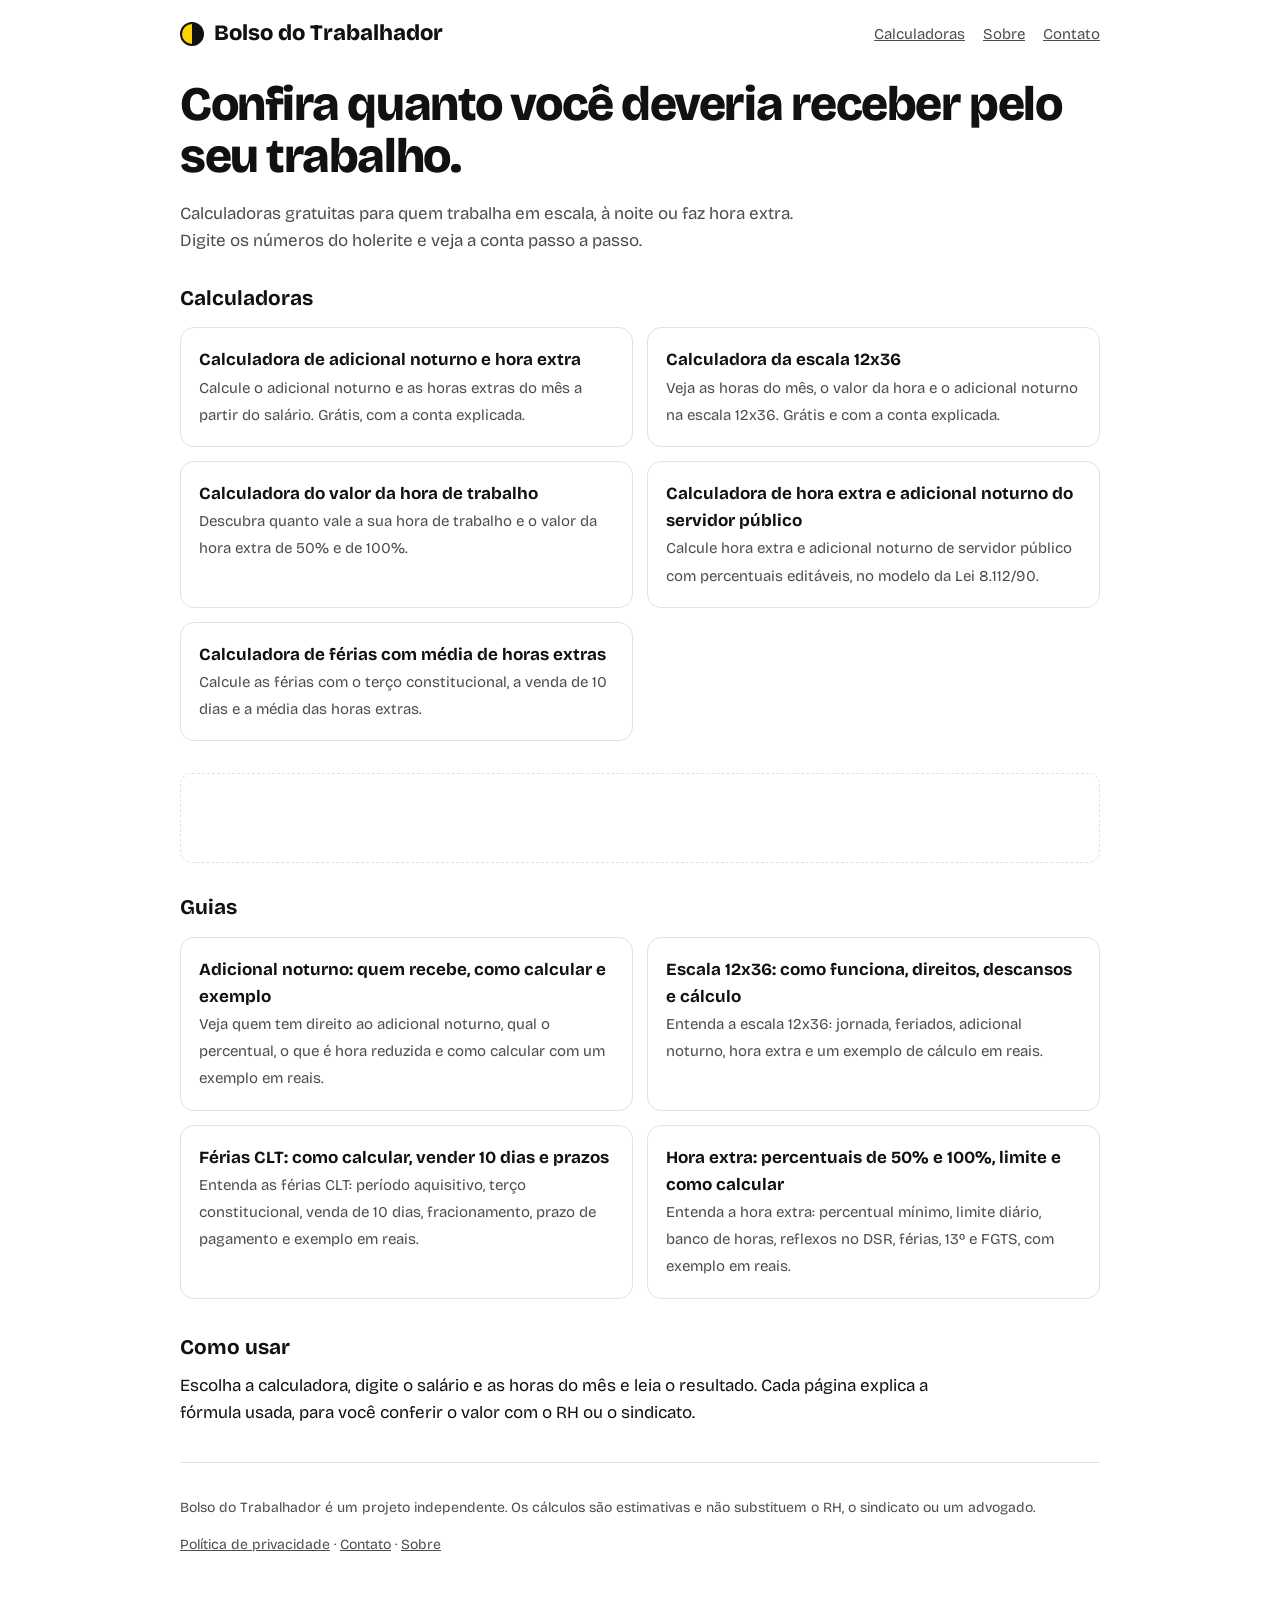
<file: site/index.html>
<!DOCTYPE html>
<html lang="pt-BR">
<head>
<meta charset="utf-8">
<meta name="viewport" content="width=device-width, initial-scale=1, viewport-fit=cover">
<title>Calculadoras para quem trabalha em escala, à noite e com hora extra | Bolso do Trabalhador</title>
<meta name="description" content="Calculadoras gratuitas de adicional noturno, hora extra, escala 12x36 e férias, com a conta explicada.">
<link rel="canonical" href="https://SEUDOMINIO.com.br/index.html">
<link rel="stylesheet" href="https://fonts.googleapis.com/css2?family=Bricolage+Grotesque:opsz,wght@12..96,400;12..96,800&display=swap">
<link rel="stylesheet" href="style.css">
<!-- AdSense: cole aqui o script da conta depois da aprovação -->
</head>
<body>
<div class="w">
<header><a class="logo" href="index.html"><i></i>Bolso do Trabalhador</a>
<nav aria-label="Principal"><a href="index.html#calculadoras">Calculadoras</a><a href="sobre.html">Sobre</a><a href="contato.html">Contato</a></nav></header>
<main><h1>Confira quanto você deveria receber pelo seu trabalho.</h1><p class="lead">Calculadoras gratuitas para quem trabalha em escala, à noite ou faz hora extra. Digite os números do holerite e veja a conta passo a passo.</p><h2 id="calculadoras">Calculadoras</h2><div class="cards"><a href="adicional-noturno.html"><b>Calculadora de adicional noturno e hora extra</b><span>Calcule o adicional noturno e as horas extras do mês a partir do salário. Grátis, com a conta explicada.</span></a><a href="escala-12x36.html"><b>Calculadora da escala 12x36</b><span>Veja as horas do mês, o valor da hora e o adicional noturno na escala 12x36. Grátis e com a conta explicada.</span></a><a href="valor-da-hora.html"><b>Calculadora do valor da hora de trabalho</b><span>Descubra quanto vale a sua hora de trabalho e o valor da hora extra de 50% e de 100%.</span></a><a href="servidor-publico.html"><b>Calculadora de hora extra e adicional noturno do servidor público</b><span>Calcule hora extra e adicional noturno de servidor público com percentuais editáveis, no modelo da Lei 8.112/90.</span></a><a href="ferias-com-horas-extras.html"><b>Calculadora de férias com média de horas extras</b><span>Calcule as férias com o terço constitucional, a venda de 10 dias e a média das horas extras.</span></a></div><div class="ad" role="complementary" aria-label="Espaço publicitário"><!-- AdSense: bloco de anúncio --></div><h2>Guias</h2><div class="cards"><a href="guia-adicional-noturno.html"><b>Adicional noturno: quem recebe, como calcular e exemplo</b><span>Veja quem tem direito ao adicional noturno, qual o percentual, o que é hora reduzida e como calcular com um exemplo em reais.</span></a><a href="guia-escala-12x36.html"><b>Escala 12x36: como funciona, direitos, descansos e cálculo</b><span>Entenda a escala 12x36: jornada, feriados, adicional noturno, hora extra e um exemplo de cálculo em reais.</span></a><a href="guia-ferias.html"><b>Férias CLT: como calcular, vender 10 dias e prazos</b><span>Entenda as férias CLT: período aquisitivo, terço constitucional, venda de 10 dias, fracionamento, prazo de pagamento e exemplo em reais.</span></a><a href="guia-hora-extra.html"><b>Hora extra: percentuais de 50% e 100%, limite e como calcular</b><span>Entenda a hora extra: percentual mínimo, limite diário, banco de horas, reflexos no DSR, férias, 13º e FGTS, com exemplo em reais.</span></a></div><div class="t"><h2>Como usar</h2><p>Escolha a calculadora, digite o salário e as horas do mês e leia o resultado. Cada página explica a fórmula usada, para você conferir o valor com o RH ou o sindicato.</p></div></main>
<footer><p>Bolso do Trabalhador é um projeto independente. Os cálculos são estimativas e não substituem o RH, o sindicato ou um advogado.</p>
<p><a href="privacidade.html">Política de privacidade</a> · <a href="contato.html">Contato</a> · <a href="sobre.html">Sobre</a></p></footer>
</div>

</body>
</html>
</file>
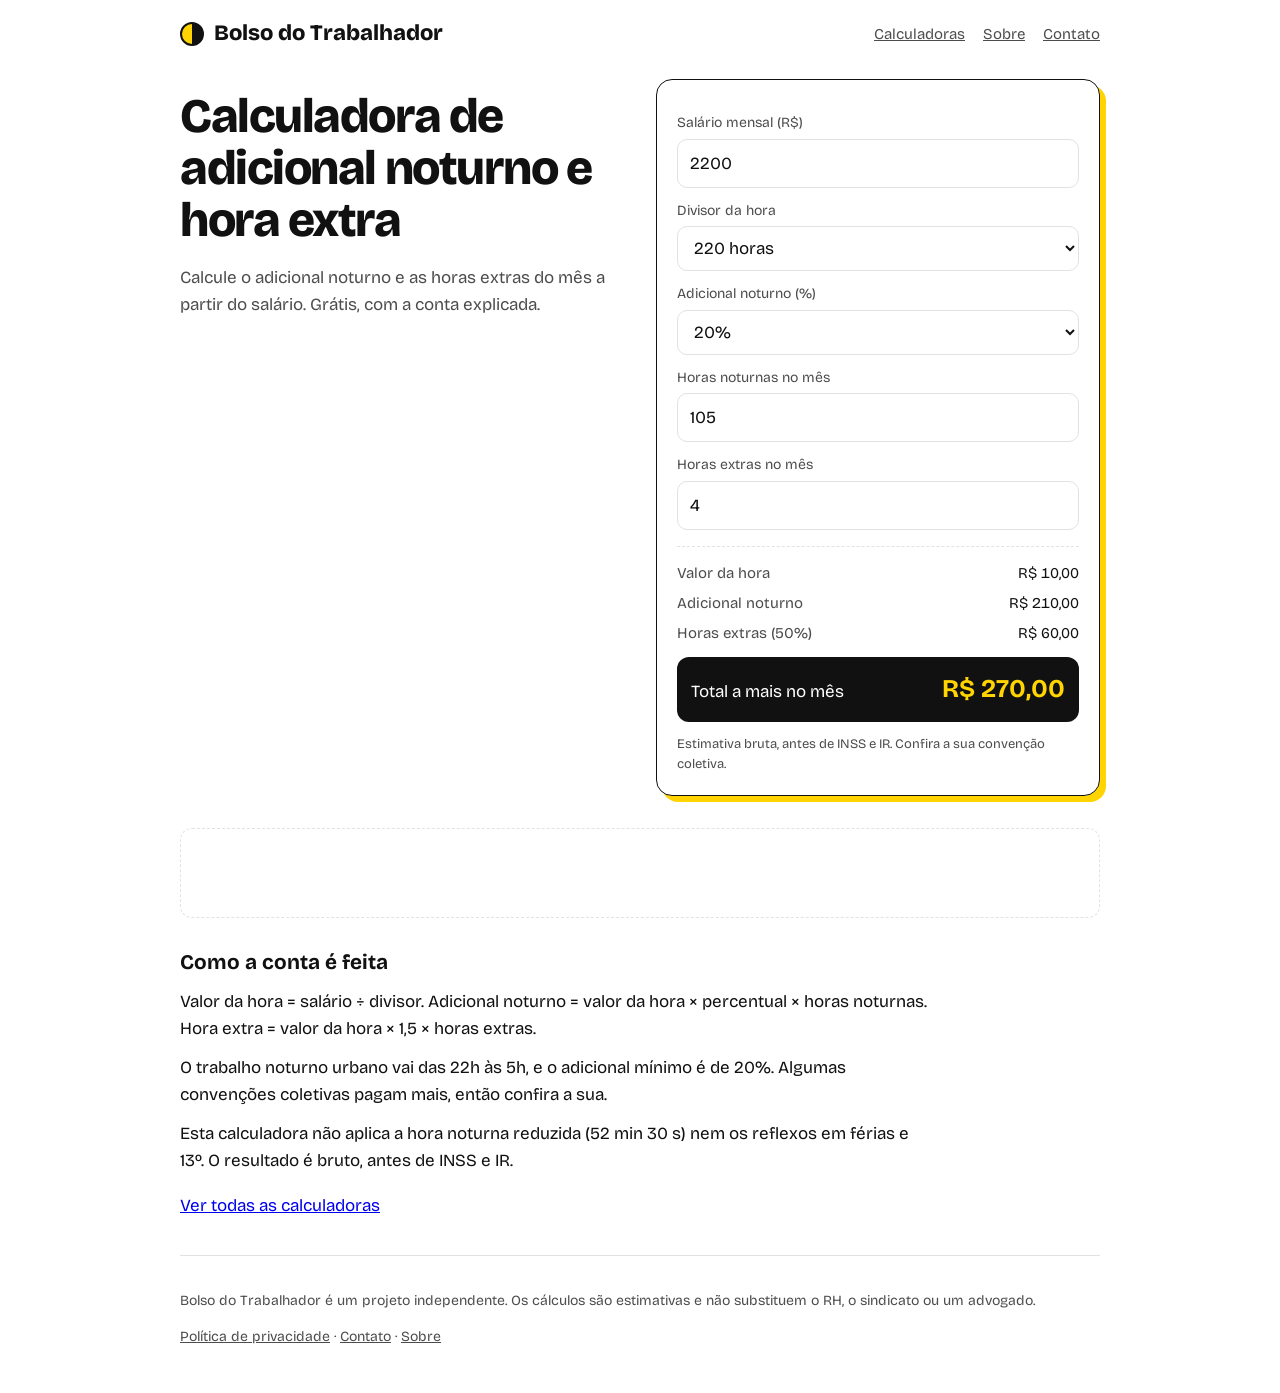
<file: site/adicional-noturno.html>
<!DOCTYPE html>
<html lang="pt-BR">
<head>
<meta charset="utf-8">
<meta name="viewport" content="width=device-width, initial-scale=1, viewport-fit=cover">
<title>Calculadora de adicional noturno e hora extra | Bolso do Trabalhador</title>
<meta name="description" content="Calcule o adicional noturno e as horas extras do mês a partir do salário. Grátis, com a conta explicada.">
<link rel="canonical" href="https://SEUDOMINIO.com.br/adicional-noturno.html">
<link rel="stylesheet" href="https://fonts.googleapis.com/css2?family=Bricolage+Grotesque:opsz,wght@12..96,400;12..96,800&display=swap">
<link rel="stylesheet" href="style.css">
<!-- AdSense: cole aqui o script da conta depois da aprovação -->
</head>
<body data-calc="noturno">
<div class="w">
<header><a class="logo" href="index.html"><i></i>Bolso do Trabalhador</a>
<nav aria-label="Principal"><a href="index.html#calculadoras">Calculadoras</a><a href="sobre.html">Sobre</a><a href="contato.html">Contato</a></nav></header>
<main><div class="g"><div><h1>Calculadora de adicional noturno e hora extra</h1><p class="lead">Calcule o adicional noturno e as horas extras do mês a partir do salário. Grátis, com a conta explicada.</p></div><div class="calc"><label for="sal">Salário mensal (R$)</label><input id="sal" type="number" inputmode="decimal" min="0" step="any" value="2200"><label for="div">Divisor da hora</label><select id="div"><option value="220" selected>220 horas</option><option value="180">180 horas</option></select><label for="pct">Adicional noturno (%)</label><select id="pct"><option value="20" selected>20%</option><option value="30">30%</option><option value="40">40%</option></select><label for="hn">Horas noturnas no mês</label><input id="hn" type="number" inputmode="decimal" min="0" step="any" value="105"><label for="he">Horas extras no mês</label><input id="he" type="number" inputmode="decimal" min="0" step="any" value="4"><dl aria-live="polite"><dt>Valor da hora</dt><dd id="o-hora" data-f="r">–</dd><dt>Adicional noturno</dt><dd id="o-not" data-f="r">–</dd><dt>Horas extras (50%)</dt><dd id="o-he" data-f="r">–</dd></dl><div class="total"><span>Total a mais no mês</span><strong id="o-tot" data-f="r">–</strong></div><p class="note">Estimativa bruta, antes de INSS e IR. Confira a sua convenção coletiva.</p></div></div><div class="ad" role="complementary" aria-label="Espaço publicitário"><!-- AdSense: bloco de anúncio --></div><div class="t"><h2>Como a conta é feita</h2><p>Valor da hora = salário ÷ divisor. Adicional noturno = valor da hora × percentual × horas noturnas. Hora extra = valor da hora × 1,5 × horas extras.</p><p>O trabalho noturno urbano vai das 22h às 5h, e o adicional mínimo é de 20%. Algumas convenções coletivas pagam mais, então confira a sua.</p><p>Esta calculadora não aplica a hora noturna reduzida (52 min 30 s) nem os reflexos em férias e 13º. O resultado é bruto, antes de INSS e IR.</p></div><p><a href="index.html#calculadoras">Ver todas as calculadoras</a></p></main>
<footer><p>Bolso do Trabalhador é um projeto independente. Os cálculos são estimativas e não substituem o RH, o sindicato ou um advogado.</p>
<p><a href="privacidade.html">Política de privacidade</a> · <a href="contato.html">Contato</a> · <a href="sobre.html">Sobre</a></p></footer>
</div>
<script src="calc.js"></script>
</body>
</html>
</file>
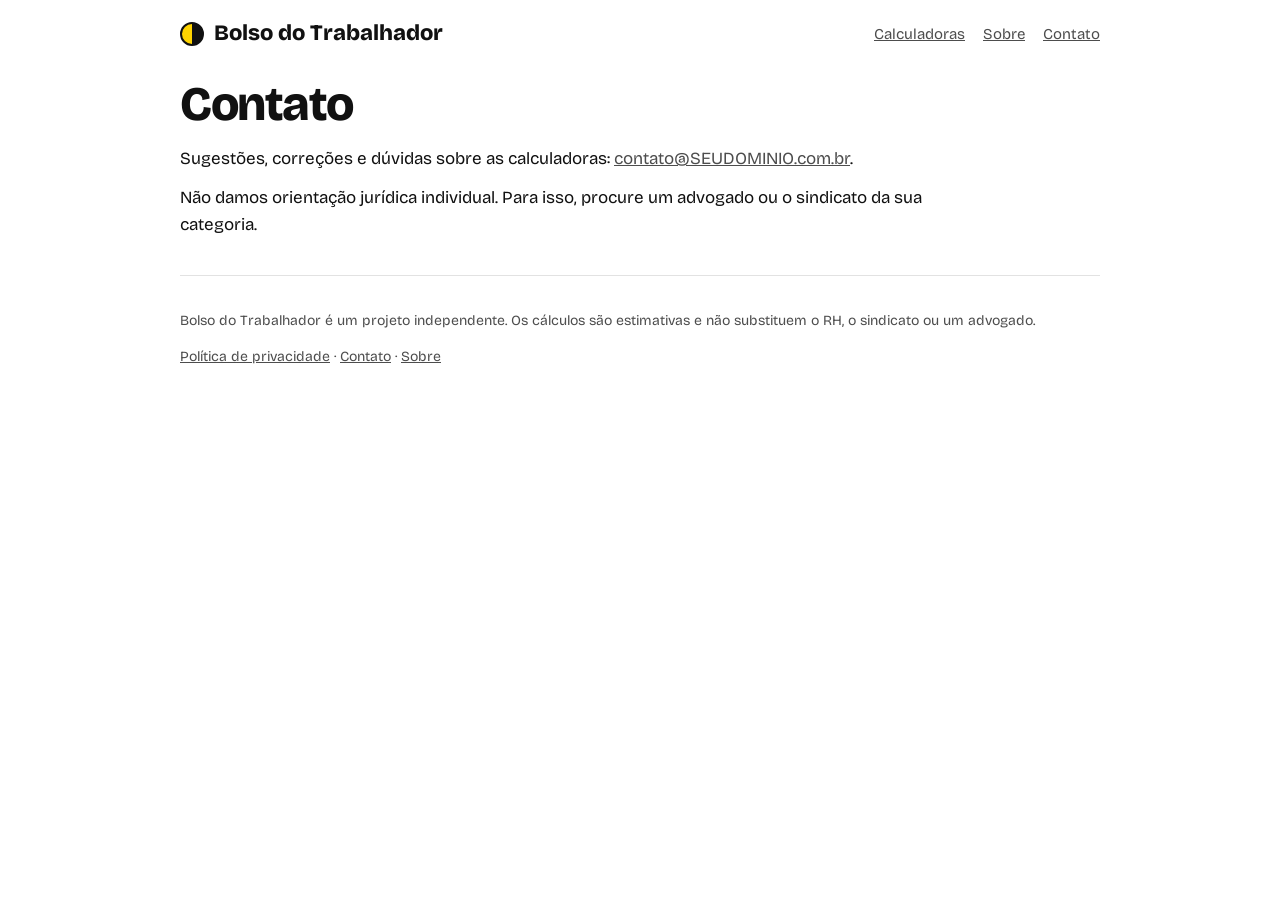
<file: site/contato.html>
<!DOCTYPE html>
<html lang="pt-BR">
<head>
<meta charset="utf-8">
<meta name="viewport" content="width=device-width, initial-scale=1, viewport-fit=cover">
<title>Contato | Bolso do Trabalhador</title>
<meta name="description" content="Fale com a equipe do Bolso do Trabalhador.">
<link rel="canonical" href="https://SEUDOMINIO.com.br/contato.html">
<link rel="stylesheet" href="https://fonts.googleapis.com/css2?family=Bricolage+Grotesque:opsz,wght@12..96,400;12..96,800&display=swap">
<link rel="stylesheet" href="style.css">
<!-- AdSense: cole aqui o script da conta depois da aprovação -->
</head>
<body>
<div class="w">
<header><a class="logo" href="index.html"><i></i>Bolso do Trabalhador</a>
<nav aria-label="Principal"><a href="index.html#calculadoras">Calculadoras</a><a href="sobre.html">Sobre</a><a href="contato.html">Contato</a></nav></header>
<main><h1>Contato</h1><div class="t"><p>Sugestões, correções e dúvidas sobre as calculadoras: <a href="mailto:contato@SEUDOMINIO.com.br">contato@SEUDOMINIO.com.br</a>.</p><p>Não damos orientação jurídica individual. Para isso, procure um advogado ou o sindicato da sua categoria.</p></div></main>
<footer><p>Bolso do Trabalhador é um projeto independente. Os cálculos são estimativas e não substituem o RH, o sindicato ou um advogado.</p>
<p><a href="privacidade.html">Política de privacidade</a> · <a href="contato.html">Contato</a> · <a href="sobre.html">Sobre</a></p></footer>
</div>

</body>
</html>
</file>
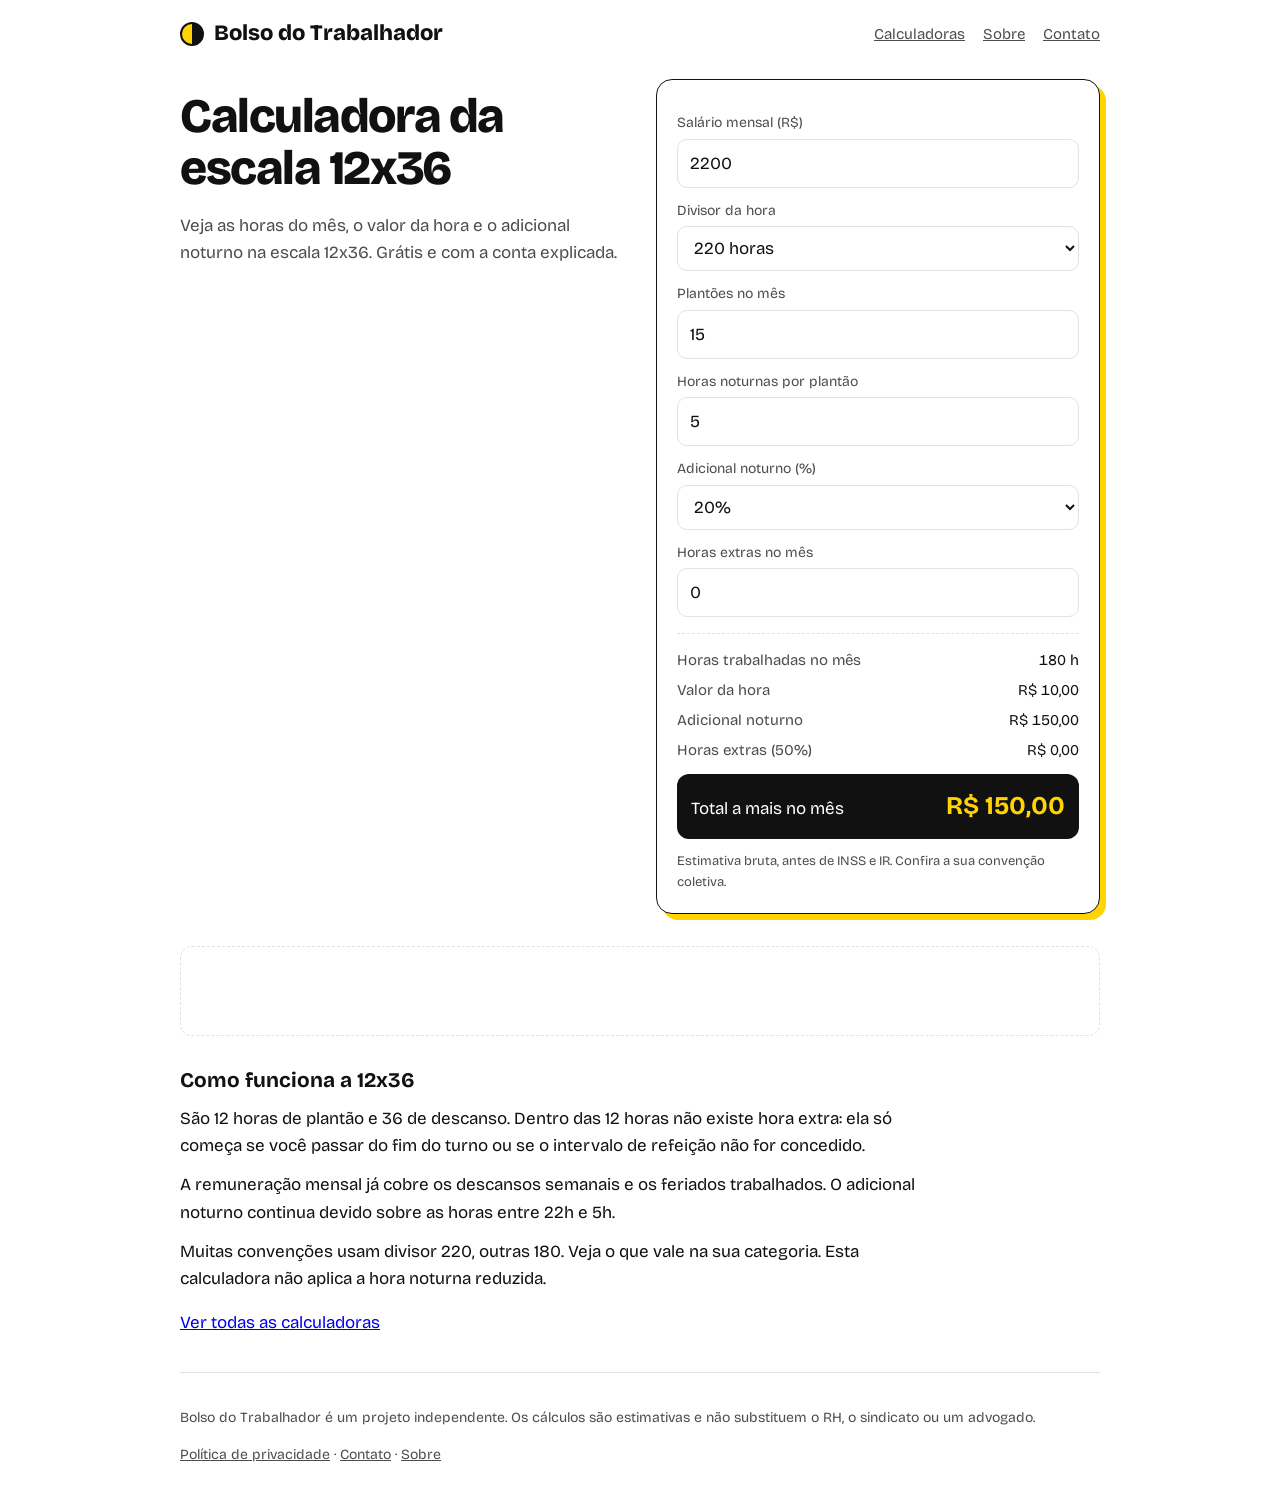
<file: site/escala-12x36.html>
<!DOCTYPE html>
<html lang="pt-BR">
<head>
<meta charset="utf-8">
<meta name="viewport" content="width=device-width, initial-scale=1, viewport-fit=cover">
<title>Calculadora da escala 12x36 | Bolso do Trabalhador</title>
<meta name="description" content="Veja as horas do mês, o valor da hora e o adicional noturno na escala 12x36. Grátis e com a conta explicada.">
<link rel="canonical" href="https://SEUDOMINIO.com.br/escala-12x36.html">
<link rel="stylesheet" href="https://fonts.googleapis.com/css2?family=Bricolage+Grotesque:opsz,wght@12..96,400;12..96,800&display=swap">
<link rel="stylesheet" href="style.css">
<!-- AdSense: cole aqui o script da conta depois da aprovação -->
</head>
<body data-calc="escala">
<div class="w">
<header><a class="logo" href="index.html"><i></i>Bolso do Trabalhador</a>
<nav aria-label="Principal"><a href="index.html#calculadoras">Calculadoras</a><a href="sobre.html">Sobre</a><a href="contato.html">Contato</a></nav></header>
<main><div class="g"><div><h1>Calculadora da escala 12x36</h1><p class="lead">Veja as horas do mês, o valor da hora e o adicional noturno na escala 12x36. Grátis e com a conta explicada.</p></div><div class="calc"><label for="sal">Salário mensal (R$)</label><input id="sal" type="number" inputmode="decimal" min="0" step="any" value="2200"><label for="div">Divisor da hora</label><select id="div"><option value="220" selected>220 horas</option><option value="180">180 horas</option></select><label for="pl">Plantões no mês</label><input id="pl" type="number" inputmode="decimal" min="0" step="any" value="15"><label for="hn">Horas noturnas por plantão</label><input id="hn" type="number" inputmode="decimal" min="0" step="any" value="5"><label for="pct">Adicional noturno (%)</label><select id="pct"><option value="20" selected>20%</option><option value="30">30%</option><option value="40">40%</option></select><label for="he">Horas extras no mês</label><input id="he" type="number" inputmode="decimal" min="0" step="any" value="0"><dl aria-live="polite"><dt>Horas trabalhadas no mês</dt><dd id="o-hm" data-f="h">–</dd><dt>Valor da hora</dt><dd id="o-hora" data-f="r">–</dd><dt>Adicional noturno</dt><dd id="o-not" data-f="r">–</dd><dt>Horas extras (50%)</dt><dd id="o-he" data-f="r">–</dd></dl><div class="total"><span>Total a mais no mês</span><strong id="o-tot" data-f="r">–</strong></div><p class="note">Estimativa bruta, antes de INSS e IR. Confira a sua convenção coletiva.</p></div></div><div class="ad" role="complementary" aria-label="Espaço publicitário"><!-- AdSense: bloco de anúncio --></div><div class="t"><h2>Como funciona a 12x36</h2><p>São 12 horas de plantão e 36 de descanso. Dentro das 12 horas não existe hora extra: ela só começa se você passar do fim do turno ou se o intervalo de refeição não for concedido.</p><p>A remuneração mensal já cobre os descansos semanais e os feriados trabalhados. O adicional noturno continua devido sobre as horas entre 22h e 5h.</p><p>Muitas convenções usam divisor 220, outras 180. Veja o que vale na sua categoria. Esta calculadora não aplica a hora noturna reduzida.</p></div><p><a href="index.html#calculadoras">Ver todas as calculadoras</a></p></main>
<footer><p>Bolso do Trabalhador é um projeto independente. Os cálculos são estimativas e não substituem o RH, o sindicato ou um advogado.</p>
<p><a href="privacidade.html">Política de privacidade</a> · <a href="contato.html">Contato</a> · <a href="sobre.html">Sobre</a></p></footer>
</div>
<script src="calc.js"></script>
</body>
</html>
</file>
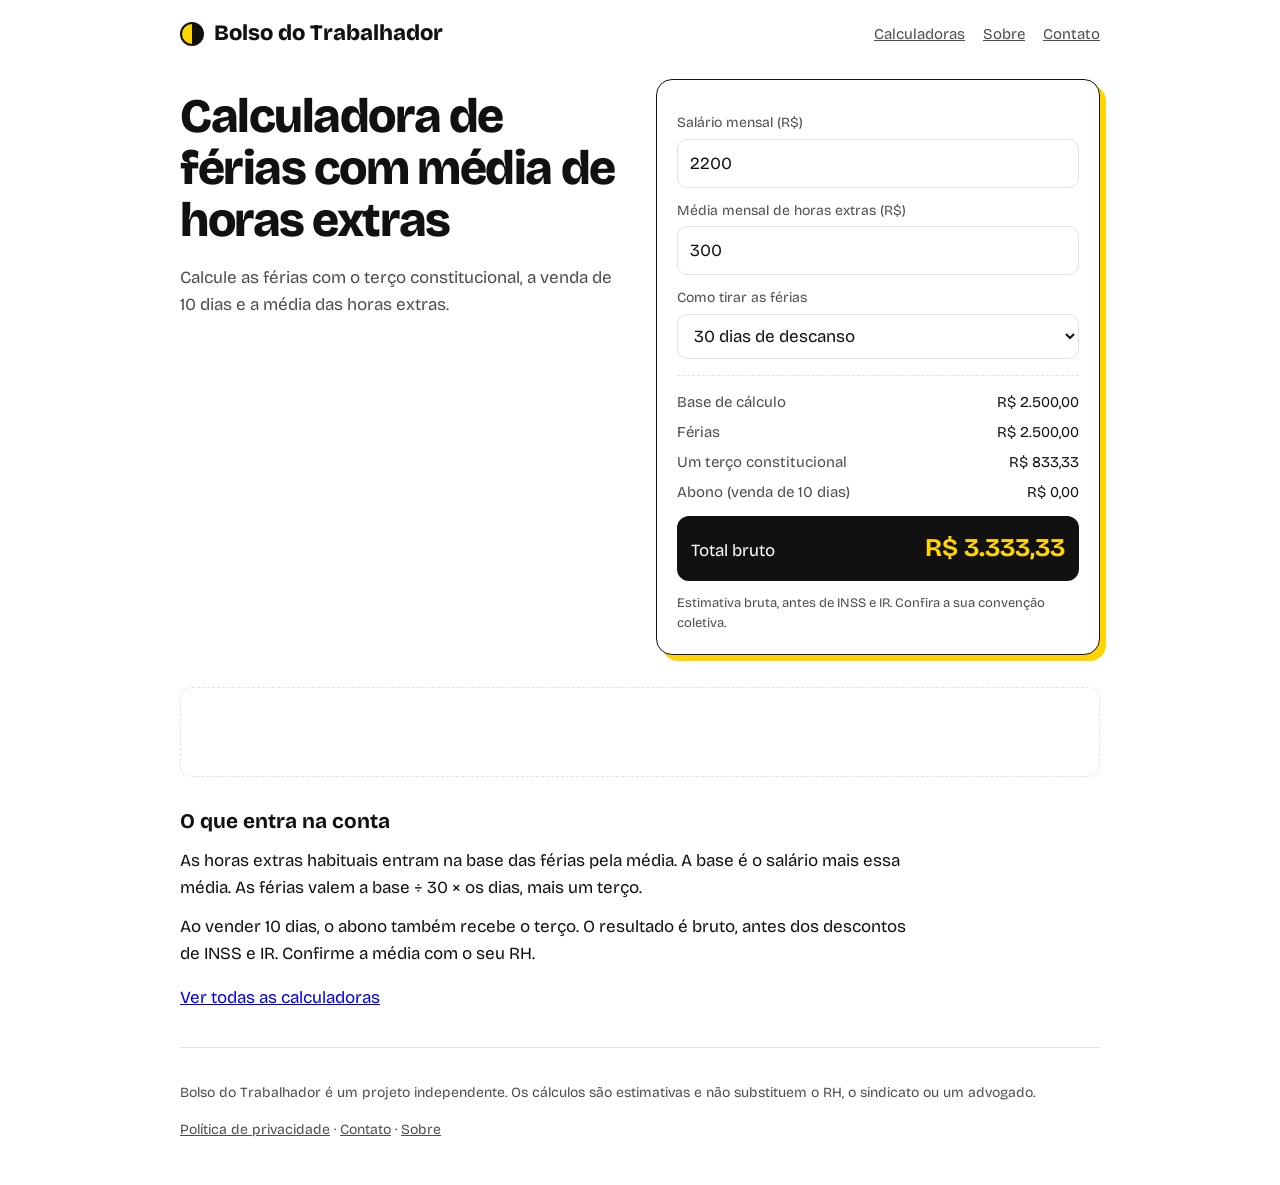
<file: site/ferias-com-horas-extras.html>
<!DOCTYPE html>
<html lang="pt-BR">
<head>
<meta charset="utf-8">
<meta name="viewport" content="width=device-width, initial-scale=1, viewport-fit=cover">
<title>Calculadora de férias com média de horas extras | Bolso do Trabalhador</title>
<meta name="description" content="Calcule as férias com o terço constitucional, a venda de 10 dias e a média das horas extras.">
<link rel="canonical" href="https://SEUDOMINIO.com.br/ferias-com-horas-extras.html">
<link rel="stylesheet" href="https://fonts.googleapis.com/css2?family=Bricolage+Grotesque:opsz,wght@12..96,400;12..96,800&display=swap">
<link rel="stylesheet" href="style.css">
<!-- AdSense: cole aqui o script da conta depois da aprovação -->
</head>
<body data-calc="ferias">
<div class="w">
<header><a class="logo" href="index.html"><i></i>Bolso do Trabalhador</a>
<nav aria-label="Principal"><a href="index.html#calculadoras">Calculadoras</a><a href="sobre.html">Sobre</a><a href="contato.html">Contato</a></nav></header>
<main><div class="g"><div><h1>Calculadora de férias com média de horas extras</h1><p class="lead">Calcule as férias com o terço constitucional, a venda de 10 dias e a média das horas extras.</p></div><div class="calc"><label for="sal">Salário mensal (R$)</label><input id="sal" type="number" inputmode="decimal" min="0" step="any" value="2200"><label for="med">Média mensal de horas extras (R$)</label><input id="med" type="number" inputmode="decimal" min="0" step="any" value="300"><label for="dias">Como tirar as férias</label><select id="dias"><option value="30" selected>30 dias de descanso</option><option value="20">20 dias + vender 10</option></select><dl aria-live="polite"><dt>Base de cálculo</dt><dd id="o-base" data-f="r">–</dd><dt>Férias</dt><dd id="o-fer" data-f="r">–</dd><dt>Um terço constitucional</dt><dd id="o-terco" data-f="r">–</dd><dt>Abono (venda de 10 dias)</dt><dd id="o-abono" data-f="r">–</dd></dl><div class="total"><span>Total bruto</span><strong id="o-tot" data-f="r">–</strong></div><p class="note">Estimativa bruta, antes de INSS e IR. Confira a sua convenção coletiva.</p></div></div><div class="ad" role="complementary" aria-label="Espaço publicitário"><!-- AdSense: bloco de anúncio --></div><div class="t"><h2>O que entra na conta</h2><p>As horas extras habituais entram na base das férias pela média. A base é o salário mais essa média. As férias valem a base ÷ 30 × os dias, mais um terço.</p><p>Ao vender 10 dias, o abono também recebe o terço. O resultado é bruto, antes dos descontos de INSS e IR. Confirme a média com o seu RH.</p></div><p><a href="index.html#calculadoras">Ver todas as calculadoras</a></p></main>
<footer><p>Bolso do Trabalhador é um projeto independente. Os cálculos são estimativas e não substituem o RH, o sindicato ou um advogado.</p>
<p><a href="privacidade.html">Política de privacidade</a> · <a href="contato.html">Contato</a> · <a href="sobre.html">Sobre</a></p></footer>
</div>
<script src="calc.js"></script>
</body>
</html>
</file>
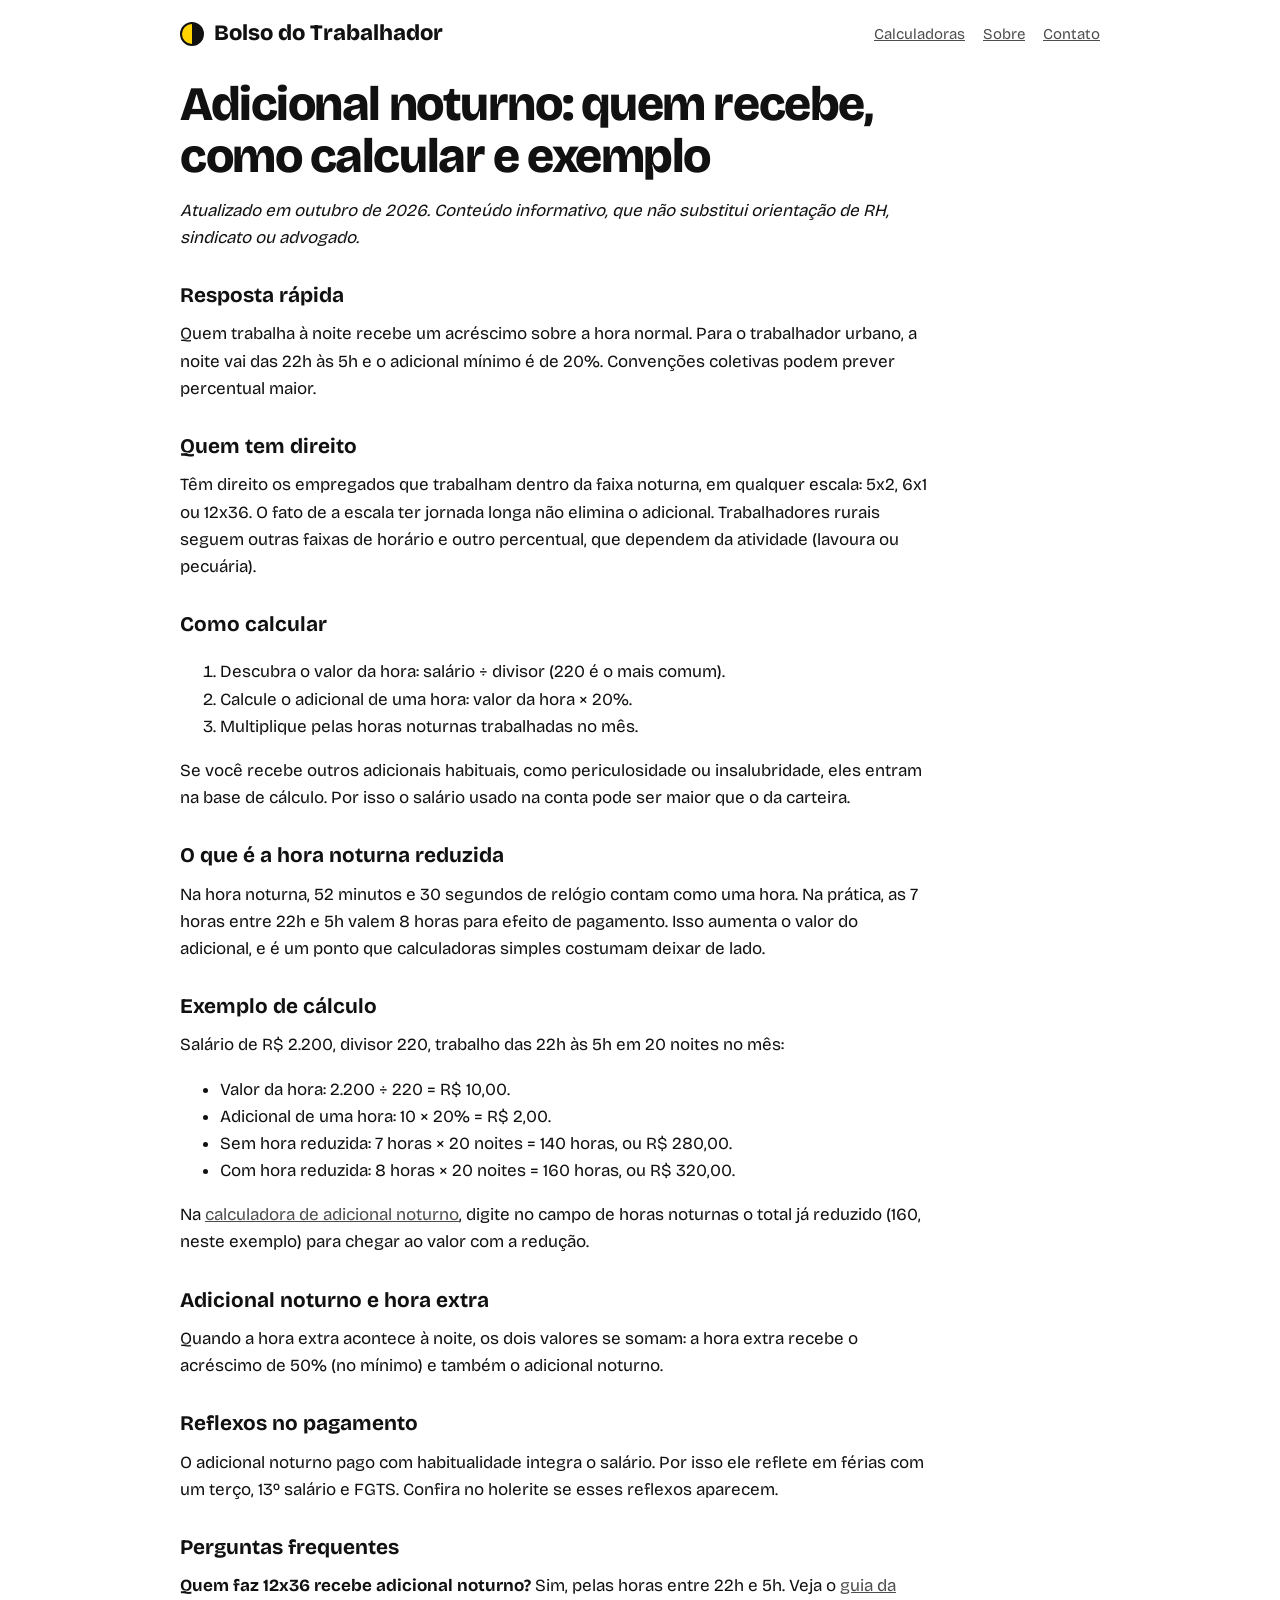
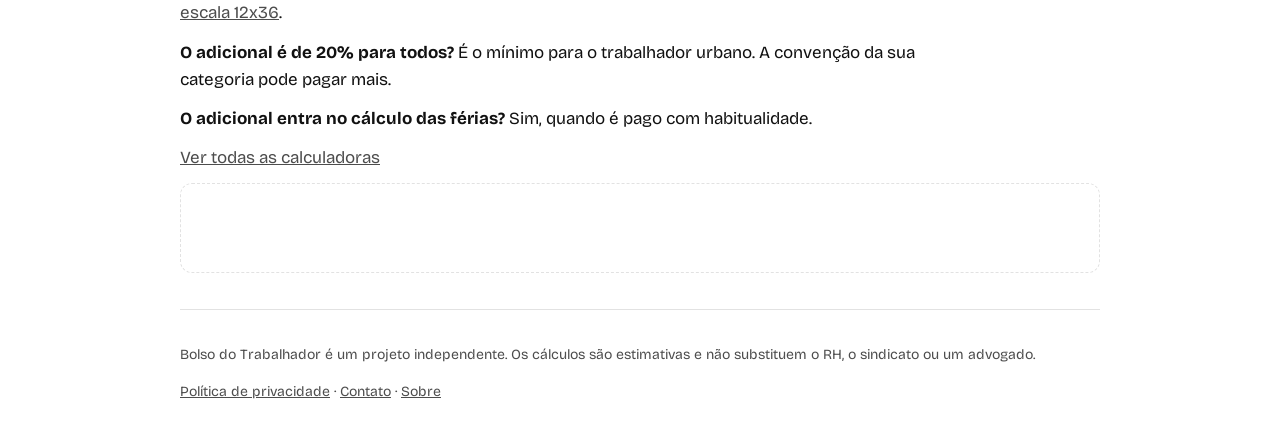
<file: site/guia-adicional-noturno.html>
<!DOCTYPE html>
<html lang="pt-BR">
<head>
<meta charset="utf-8">
<meta name="viewport" content="width=device-width, initial-scale=1, viewport-fit=cover">
<title>Adicional noturno: quem recebe, como calcular e exemplo | Bolso do Trabalhador</title>
<meta name="description" content="Veja quem tem direito ao adicional noturno, qual o percentual, o que é hora reduzida e como calcular com um exemplo em reais.">
<link rel="canonical" href="https://SEUDOMINIO.com.br/guia-adicional-noturno.html">
<link rel="stylesheet" href="https://fonts.googleapis.com/css2?family=Bricolage+Grotesque:opsz,wght@12..96,400;12..96,800&display=swap">
<link rel="stylesheet" href="style.css">
<!-- AdSense: cole aqui o script da conta depois da aprovação -->
</head>
<body>
<div class="w">
<header><a class="logo" href="index.html"><i></i>Bolso do Trabalhador</a>
<nav aria-label="Principal"><a href="index.html#calculadoras">Calculadoras</a><a href="sobre.html">Sobre</a><a href="contato.html">Contato</a></nav></header>
<main><article class="t"><h1>Adicional noturno: quem recebe, como calcular e exemplo</h1>
<p><em>Atualizado em outubro de 2026. Conteúdo informativo, que não substitui orientação de RH, sindicato ou advogado.</em></p>
<h2>Resposta rápida</h2>
<p>Quem trabalha à noite recebe um acréscimo sobre a hora normal. Para o trabalhador urbano, a noite vai das 22h às 5h e o adicional mínimo é de 20%. Convenções coletivas podem prever percentual maior.</p>
<h2>Quem tem direito</h2>
<p>Têm direito os empregados que trabalham dentro da faixa noturna, em qualquer escala: 5x2, 6x1 ou 12x36. O fato de a escala ter jornada longa não elimina o adicional. Trabalhadores rurais seguem outras faixas de horário e outro percentual, que dependem da atividade (lavoura ou pecuária).</p>
<h2>Como calcular</h2>
<ol>
<li>Descubra o valor da hora: salário ÷ divisor (220 é o mais comum).</li>
<li>Calcule o adicional de uma hora: valor da hora × 20%.</li>
<li>Multiplique pelas horas noturnas trabalhadas no mês.</li>
</ol>
<p>Se você recebe outros adicionais habituais, como periculosidade ou insalubridade, eles entram na base de cálculo. Por isso o salário usado na conta pode ser maior que o da carteira.</p>
<h2>O que é a hora noturna reduzida</h2>
<p>Na hora noturna, 52 minutos e 30 segundos de relógio contam como uma hora. Na prática, as 7 horas entre 22h e 5h valem 8 horas para efeito de pagamento. Isso aumenta o valor do adicional, e é um ponto que calculadoras simples costumam deixar de lado.</p>
<h2>Exemplo de cálculo</h2>
<p>Salário de R$ 2.200, divisor 220, trabalho das 22h às 5h em 20 noites no mês:</p>
<ul>
<li>Valor da hora: 2.200 ÷ 220 = R$ 10,00.</li>
<li>Adicional de uma hora: 10 × 20% = R$ 2,00.</li>
<li>Sem hora reduzida: 7 horas × 20 noites = 140 horas, ou R$ 280,00.</li>
<li>Com hora reduzida: 8 horas × 20 noites = 160 horas, ou R$ 320,00.</li>
</ul>
<p>Na <a href="adicional-noturno.html">calculadora de adicional noturno</a>, digite no campo de horas noturnas o total já reduzido (160, neste exemplo) para chegar ao valor com a redução.</p>
<h2>Adicional noturno e hora extra</h2>
<p>Quando a hora extra acontece à noite, os dois valores se somam: a hora extra recebe o acréscimo de 50% (no mínimo) e também o adicional noturno.</p>
<h2>Reflexos no pagamento</h2>
<p>O adicional noturno pago com habitualidade integra o salário. Por isso ele reflete em férias com um terço, 13º salário e FGTS. Confira no holerite se esses reflexos aparecem.</p>
<h2>Perguntas frequentes</h2>
<p><strong>Quem faz 12x36 recebe adicional noturno?</strong> Sim, pelas horas entre 22h e 5h. Veja o <a href="guia-escala-12x36.html">guia da escala 12x36</a>.</p>
<p><strong>O adicional é de 20% para todos?</strong> É o mínimo para o trabalhador urbano. A convenção da sua categoria pode pagar mais.</p>
<p><strong>O adicional entra no cálculo das férias?</strong> Sim, quando é pago com habitualidade.</p>
<p><a href="index.html#calculadoras">Ver todas as calculadoras</a></p>
</article><div class="ad" role="complementary" aria-label="Espaço publicitário"><!-- AdSense: bloco de anúncio --></div></main>
<footer><p>Bolso do Trabalhador é um projeto independente. Os cálculos são estimativas e não substituem o RH, o sindicato ou um advogado.</p>
<p><a href="privacidade.html">Política de privacidade</a> · <a href="contato.html">Contato</a> · <a href="sobre.html">Sobre</a></p></footer>
</div>

</body>
</html>
</file>
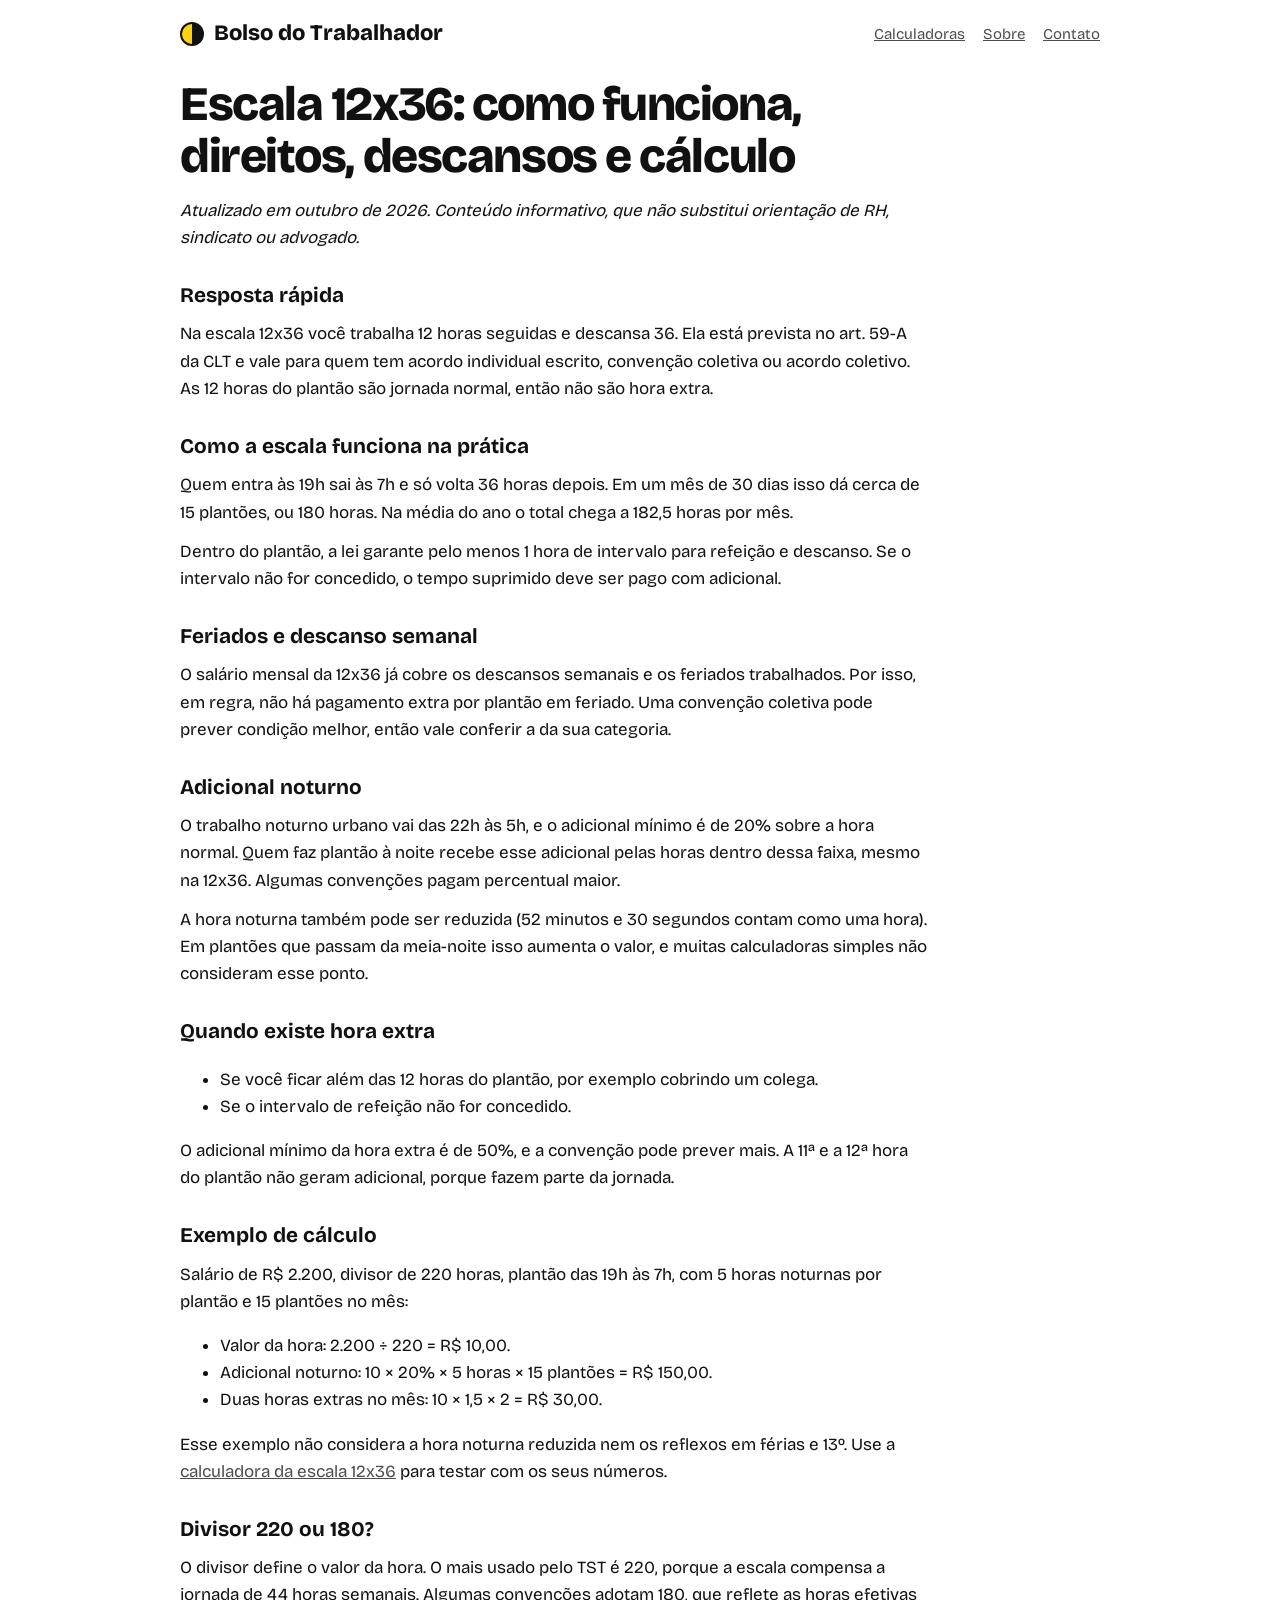
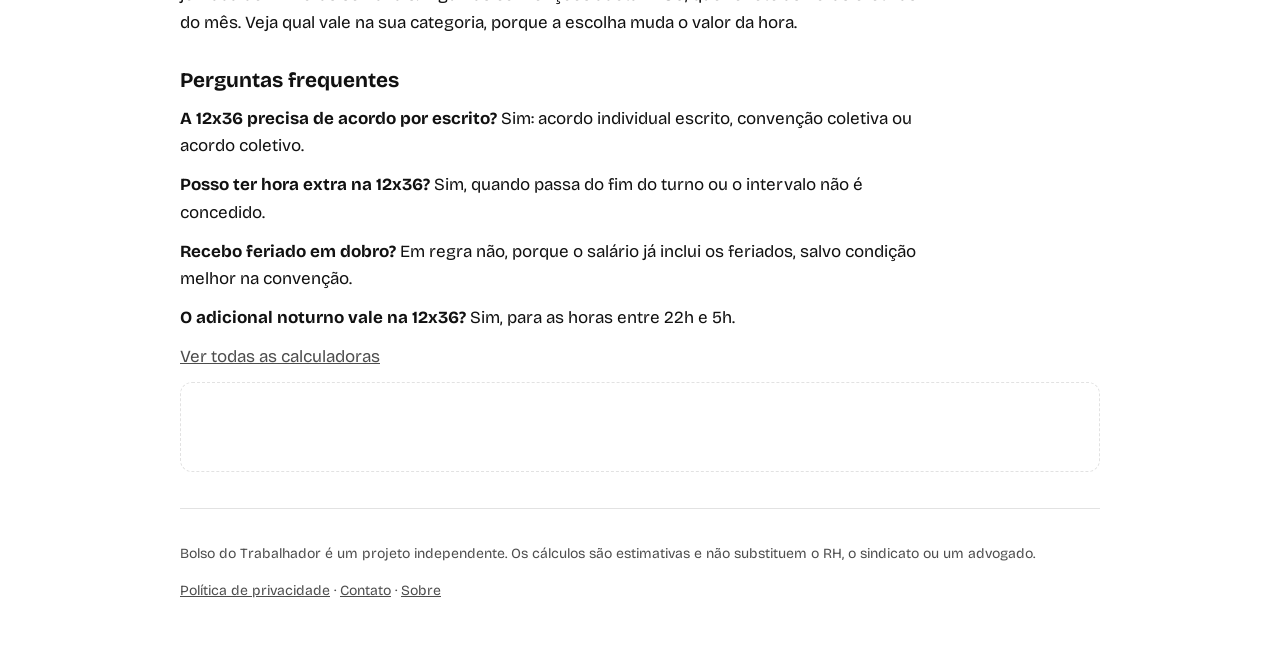
<file: site/guia-escala-12x36.html>
<!DOCTYPE html>
<html lang="pt-BR">
<head>
<meta charset="utf-8">
<meta name="viewport" content="width=device-width, initial-scale=1, viewport-fit=cover">
<title>Escala 12x36: como funciona, direitos, descansos e cálculo | Bolso do Trabalhador</title>
<meta name="description" content="Entenda a escala 12x36: jornada, feriados, adicional noturno, hora extra e um exemplo de cálculo em reais.">
<link rel="canonical" href="https://SEUDOMINIO.com.br/guia-escala-12x36.html">
<link rel="stylesheet" href="https://fonts.googleapis.com/css2?family=Bricolage+Grotesque:opsz,wght@12..96,400;12..96,800&display=swap">
<link rel="stylesheet" href="style.css">
<!-- AdSense: cole aqui o script da conta depois da aprovação -->
</head>
<body>
<div class="w">
<header><a class="logo" href="index.html"><i></i>Bolso do Trabalhador</a>
<nav aria-label="Principal"><a href="index.html#calculadoras">Calculadoras</a><a href="sobre.html">Sobre</a><a href="contato.html">Contato</a></nav></header>
<main><article class="t"><h1>Escala 12x36: como funciona, direitos, descansos e cálculo</h1>
<p><em>Atualizado em outubro de 2026. Conteúdo informativo, que não substitui orientação de RH, sindicato ou advogado.</em></p>
<h2>Resposta rápida</h2>
<p>Na escala 12x36 você trabalha 12 horas seguidas e descansa 36. Ela está prevista no art. 59-A da CLT e vale para quem tem acordo individual escrito, convenção coletiva ou acordo coletivo. As 12 horas do plantão são jornada normal, então não são hora extra.</p>
<h2>Como a escala funciona na prática</h2>
<p>Quem entra às 19h sai às 7h e só volta 36 horas depois. Em um mês de 30 dias isso dá cerca de 15 plantões, ou 180 horas. Na média do ano o total chega a 182,5 horas por mês.</p>
<p>Dentro do plantão, a lei garante pelo menos 1 hora de intervalo para refeição e descanso. Se o intervalo não for concedido, o tempo suprimido deve ser pago com adicional.</p>
<h2>Feriados e descanso semanal</h2>
<p>O salário mensal da 12x36 já cobre os descansos semanais e os feriados trabalhados. Por isso, em regra, não há pagamento extra por plantão em feriado. Uma convenção coletiva pode prever condição melhor, então vale conferir a da sua categoria.</p>
<h2>Adicional noturno</h2>
<p>O trabalho noturno urbano vai das 22h às 5h, e o adicional mínimo é de 20% sobre a hora normal. Quem faz plantão à noite recebe esse adicional pelas horas dentro dessa faixa, mesmo na 12x36. Algumas convenções pagam percentual maior.</p>
<p>A hora noturna também pode ser reduzida (52 minutos e 30 segundos contam como uma hora). Em plantões que passam da meia-noite isso aumenta o valor, e muitas calculadoras simples não consideram esse ponto.</p>
<h2>Quando existe hora extra</h2>
<ul>
<li>Se você ficar além das 12 horas do plantão, por exemplo cobrindo um colega.</li>
<li>Se o intervalo de refeição não for concedido.</li>
</ul>
<p>O adicional mínimo da hora extra é de 50%, e a convenção pode prever mais. A 11ª e a 12ª hora do plantão não geram adicional, porque fazem parte da jornada.</p>
<h2>Exemplo de cálculo</h2>
<p>Salário de R$ 2.200, divisor de 220 horas, plantão das 19h às 7h, com 5 horas noturnas por plantão e 15 plantões no mês:</p>
<ul>
<li>Valor da hora: 2.200 ÷ 220 = R$ 10,00.</li>
<li>Adicional noturno: 10 × 20% × 5 horas × 15 plantões = R$ 150,00.</li>
<li>Duas horas extras no mês: 10 × 1,5 × 2 = R$ 30,00.</li>
</ul>
<p>Esse exemplo não considera a hora noturna reduzida nem os reflexos em férias e 13º. Use a <a href="escala-12x36.html">calculadora da escala 12x36</a> para testar com os seus números.</p>
<h2>Divisor 220 ou 180?</h2>
<p>O divisor define o valor da hora. O mais usado pelo TST é 220, porque a escala compensa a jornada de 44 horas semanais. Algumas convenções adotam 180, que reflete as horas efetivas do mês. Veja qual vale na sua categoria, porque a escolha muda o valor da hora.</p>
<h2>Perguntas frequentes</h2>
<p><strong>A 12x36 precisa de acordo por escrito?</strong> Sim: acordo individual escrito, convenção coletiva ou acordo coletivo.</p>
<p><strong>Posso ter hora extra na 12x36?</strong> Sim, quando passa do fim do turno ou o intervalo não é concedido.</p>
<p><strong>Recebo feriado em dobro?</strong> Em regra não, porque o salário já inclui os feriados, salvo condição melhor na convenção.</p>
<p><strong>O adicional noturno vale na 12x36?</strong> Sim, para as horas entre 22h e 5h.</p>
<p><a href="index.html#calculadoras">Ver todas as calculadoras</a></p>
</article><div class="ad" role="complementary" aria-label="Espaço publicitário"><!-- AdSense: bloco de anúncio --></div></main>
<footer><p>Bolso do Trabalhador é um projeto independente. Os cálculos são estimativas e não substituem o RH, o sindicato ou um advogado.</p>
<p><a href="privacidade.html">Política de privacidade</a> · <a href="contato.html">Contato</a> · <a href="sobre.html">Sobre</a></p></footer>
</div>

</body>
</html>
</file>
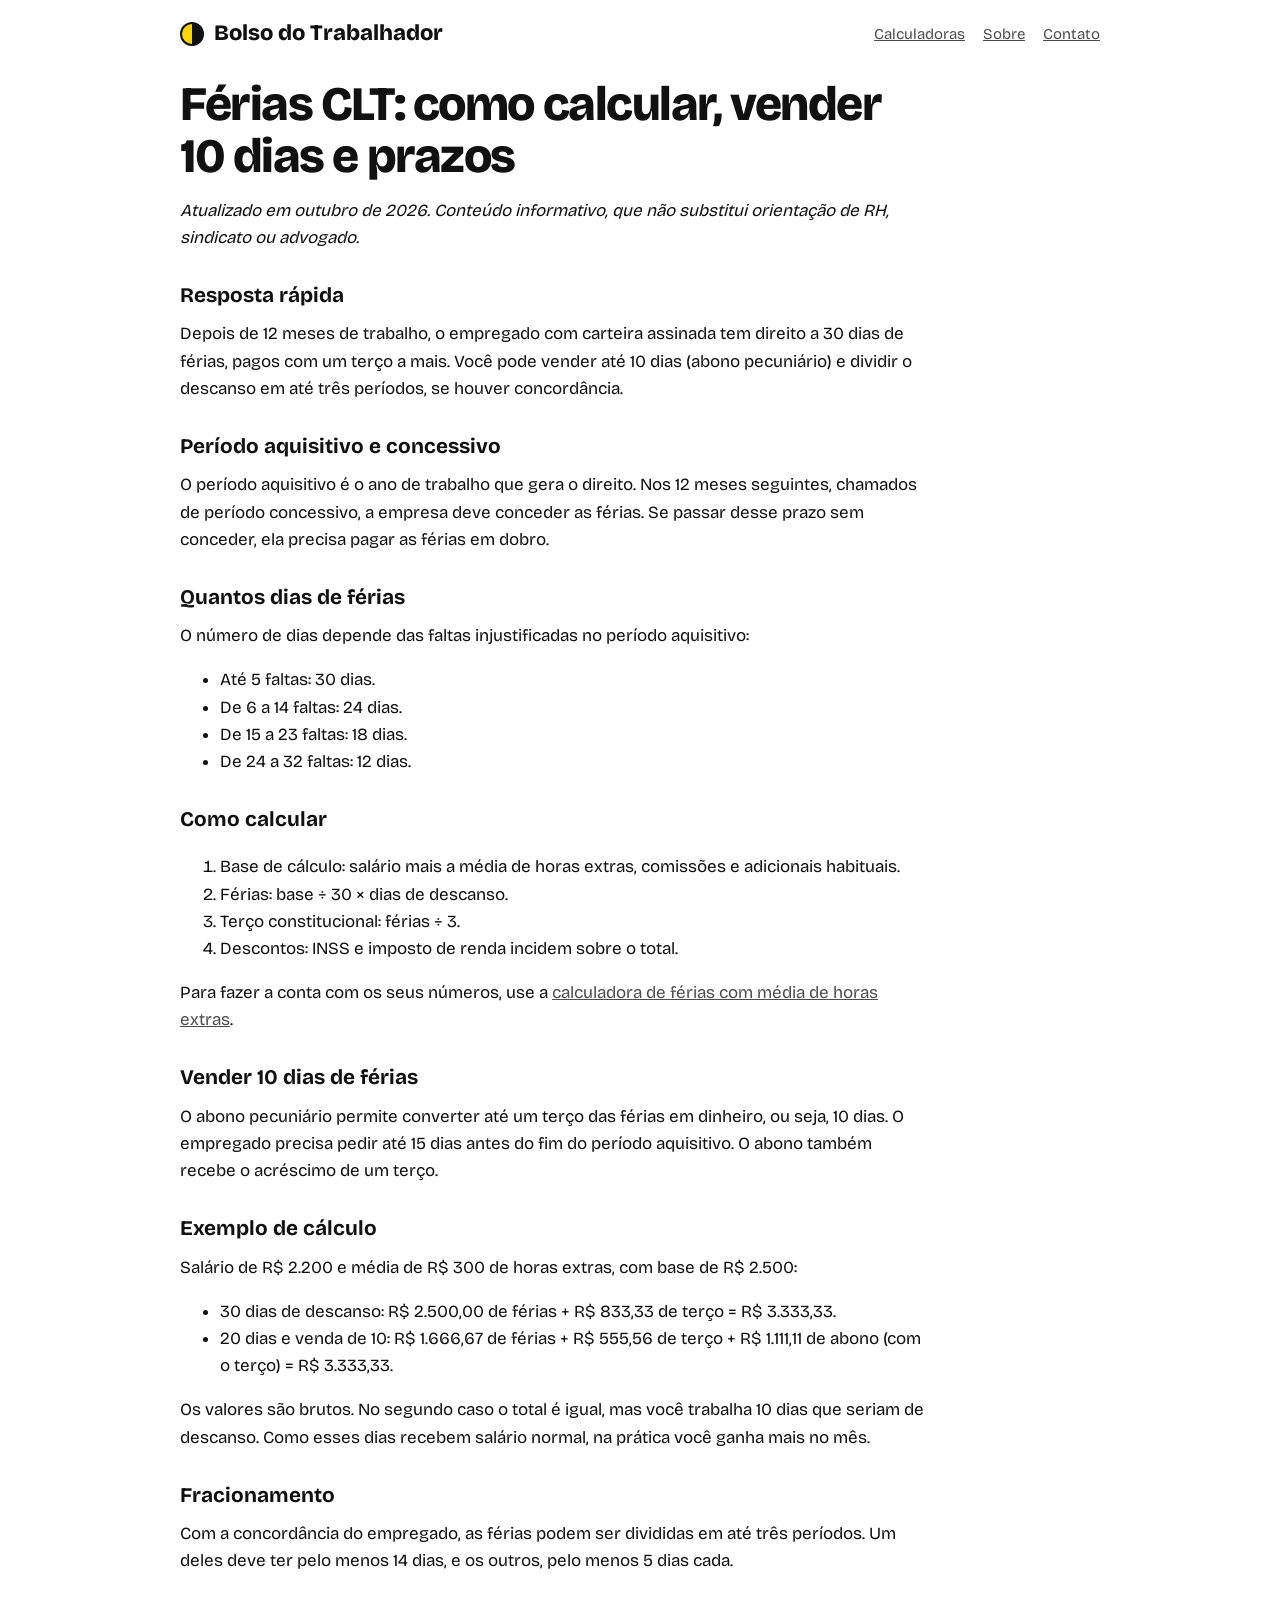
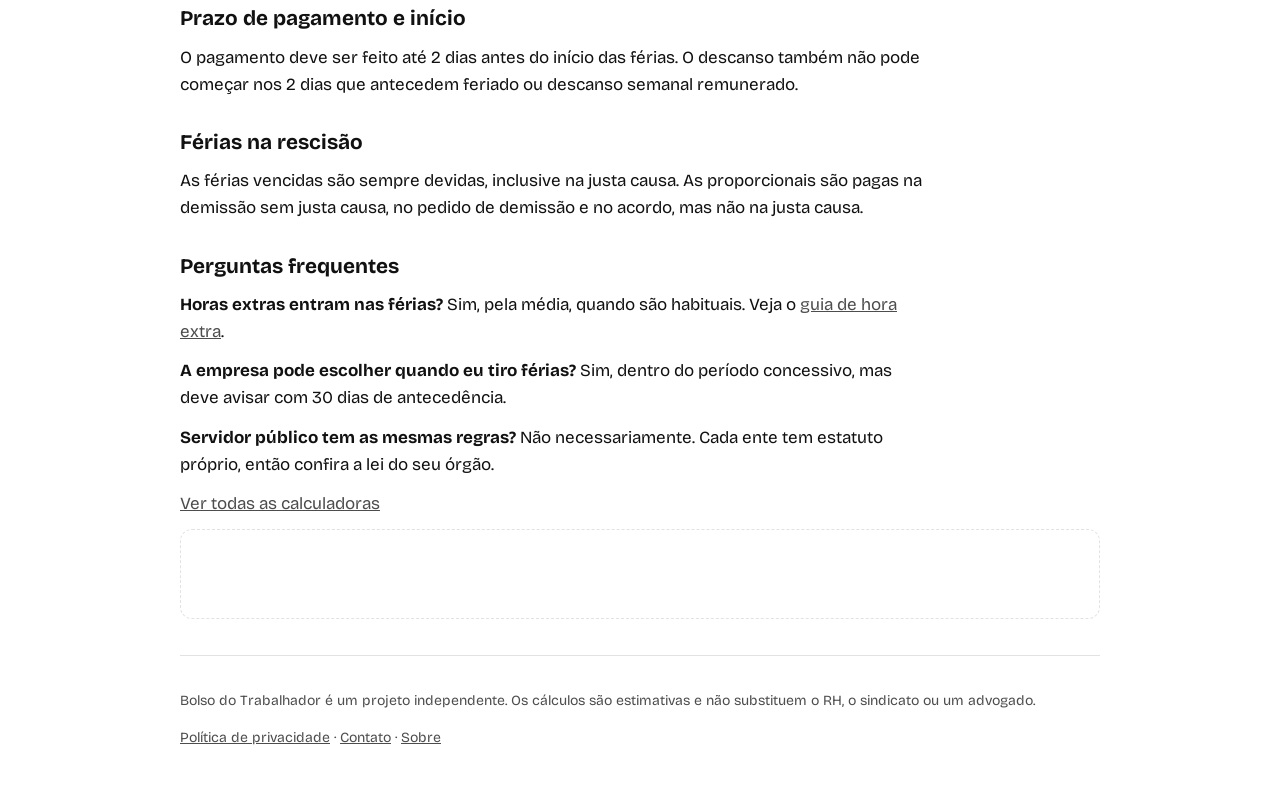
<file: site/guia-ferias.html>
<!DOCTYPE html>
<html lang="pt-BR">
<head>
<meta charset="utf-8">
<meta name="viewport" content="width=device-width, initial-scale=1, viewport-fit=cover">
<title>Férias CLT: como calcular, vender 10 dias e prazos | Bolso do Trabalhador</title>
<meta name="description" content="Entenda as férias CLT: período aquisitivo, terço constitucional, venda de 10 dias, fracionamento, prazo de pagamento e exemplo em reais.">
<link rel="canonical" href="https://SEUDOMINIO.com.br/guia-ferias.html">
<link rel="stylesheet" href="https://fonts.googleapis.com/css2?family=Bricolage+Grotesque:opsz,wght@12..96,400;12..96,800&display=swap">
<link rel="stylesheet" href="style.css">
<!-- AdSense: cole aqui o script da conta depois da aprovação -->
</head>
<body>
<div class="w">
<header><a class="logo" href="index.html"><i></i>Bolso do Trabalhador</a>
<nav aria-label="Principal"><a href="index.html#calculadoras">Calculadoras</a><a href="sobre.html">Sobre</a><a href="contato.html">Contato</a></nav></header>
<main><article class="t"><h1>Férias CLT: como calcular, vender 10 dias e prazos</h1>
<p><em>Atualizado em outubro de 2026. Conteúdo informativo, que não substitui orientação de RH, sindicato ou advogado.</em></p>
<h2>Resposta rápida</h2>
<p>Depois de 12 meses de trabalho, o empregado com carteira assinada tem direito a 30 dias de férias, pagos com um terço a mais. Você pode vender até 10 dias (abono pecuniário) e dividir o descanso em até três períodos, se houver concordância.</p>
<h2>Período aquisitivo e concessivo</h2>
<p>O período aquisitivo é o ano de trabalho que gera o direito. Nos 12 meses seguintes, chamados de período concessivo, a empresa deve conceder as férias. Se passar desse prazo sem conceder, ela precisa pagar as férias em dobro.</p>
<h2>Quantos dias de férias</h2>
<p>O número de dias depende das faltas injustificadas no período aquisitivo:</p>
<ul>
<li>Até 5 faltas: 30 dias.</li>
<li>De 6 a 14 faltas: 24 dias.</li>
<li>De 15 a 23 faltas: 18 dias.</li>
<li>De 24 a 32 faltas: 12 dias.</li>
</ul>
<h2>Como calcular</h2>
<ol>
<li>Base de cálculo: salário mais a média de horas extras, comissões e adicionais habituais.</li>
<li>Férias: base ÷ 30 × dias de descanso.</li>
<li>Terço constitucional: férias ÷ 3.</li>
<li>Descontos: INSS e imposto de renda incidem sobre o total.</li>
</ol>
<p>Para fazer a conta com os seus números, use a <a href="ferias-com-horas-extras.html">calculadora de férias com média de horas extras</a>.</p>
<h2>Vender 10 dias de férias</h2>
<p>O abono pecuniário permite converter até um terço das férias em dinheiro, ou seja, 10 dias. O empregado precisa pedir até 15 dias antes do fim do período aquisitivo. O abono também recebe o acréscimo de um terço.</p>
<h2>Exemplo de cálculo</h2>
<p>Salário de R$ 2.200 e média de R$ 300 de horas extras, com base de R$ 2.500:</p>
<ul>
<li>30 dias de descanso: R$ 2.500,00 de férias + R$ 833,33 de terço = R$ 3.333,33.</li>
<li>20 dias e venda de 10: R$ 1.666,67 de férias + R$ 555,56 de terço + R$ 1.111,11 de abono (com o terço) = R$ 3.333,33.</li>
</ul>
<p>Os valores são brutos. No segundo caso o total é igual, mas você trabalha 10 dias que seriam de descanso. Como esses dias recebem salário normal, na prática você ganha mais no mês.</p>
<h2>Fracionamento</h2>
<p>Com a concordância do empregado, as férias podem ser divididas em até três períodos. Um deles deve ter pelo menos 14 dias, e os outros, pelo menos 5 dias cada.</p>
<h2>Prazo de pagamento e início</h2>
<p>O pagamento deve ser feito até 2 dias antes do início das férias. O descanso também não pode começar nos 2 dias que antecedem feriado ou descanso semanal remunerado.</p>
<h2>Férias na rescisão</h2>
<p>As férias vencidas são sempre devidas, inclusive na justa causa. As proporcionais são pagas na demissão sem justa causa, no pedido de demissão e no acordo, mas não na justa causa.</p>
<h2>Perguntas frequentes</h2>
<p><strong>Horas extras entram nas férias?</strong> Sim, pela média, quando são habituais. Veja o <a href="guia-hora-extra.html">guia de hora extra</a>.</p>
<p><strong>A empresa pode escolher quando eu tiro férias?</strong> Sim, dentro do período concessivo, mas deve avisar com 30 dias de antecedência.</p>
<p><strong>Servidor público tem as mesmas regras?</strong> Não necessariamente. Cada ente tem estatuto próprio, então confira a lei do seu órgão.</p>
<p><a href="index.html#calculadoras">Ver todas as calculadoras</a></p>
</article><div class="ad" role="complementary" aria-label="Espaço publicitário"><!-- AdSense: bloco de anúncio --></div></main>
<footer><p>Bolso do Trabalhador é um projeto independente. Os cálculos são estimativas e não substituem o RH, o sindicato ou um advogado.</p>
<p><a href="privacidade.html">Política de privacidade</a> · <a href="contato.html">Contato</a> · <a href="sobre.html">Sobre</a></p></footer>
</div>

</body>
</html>
</file>
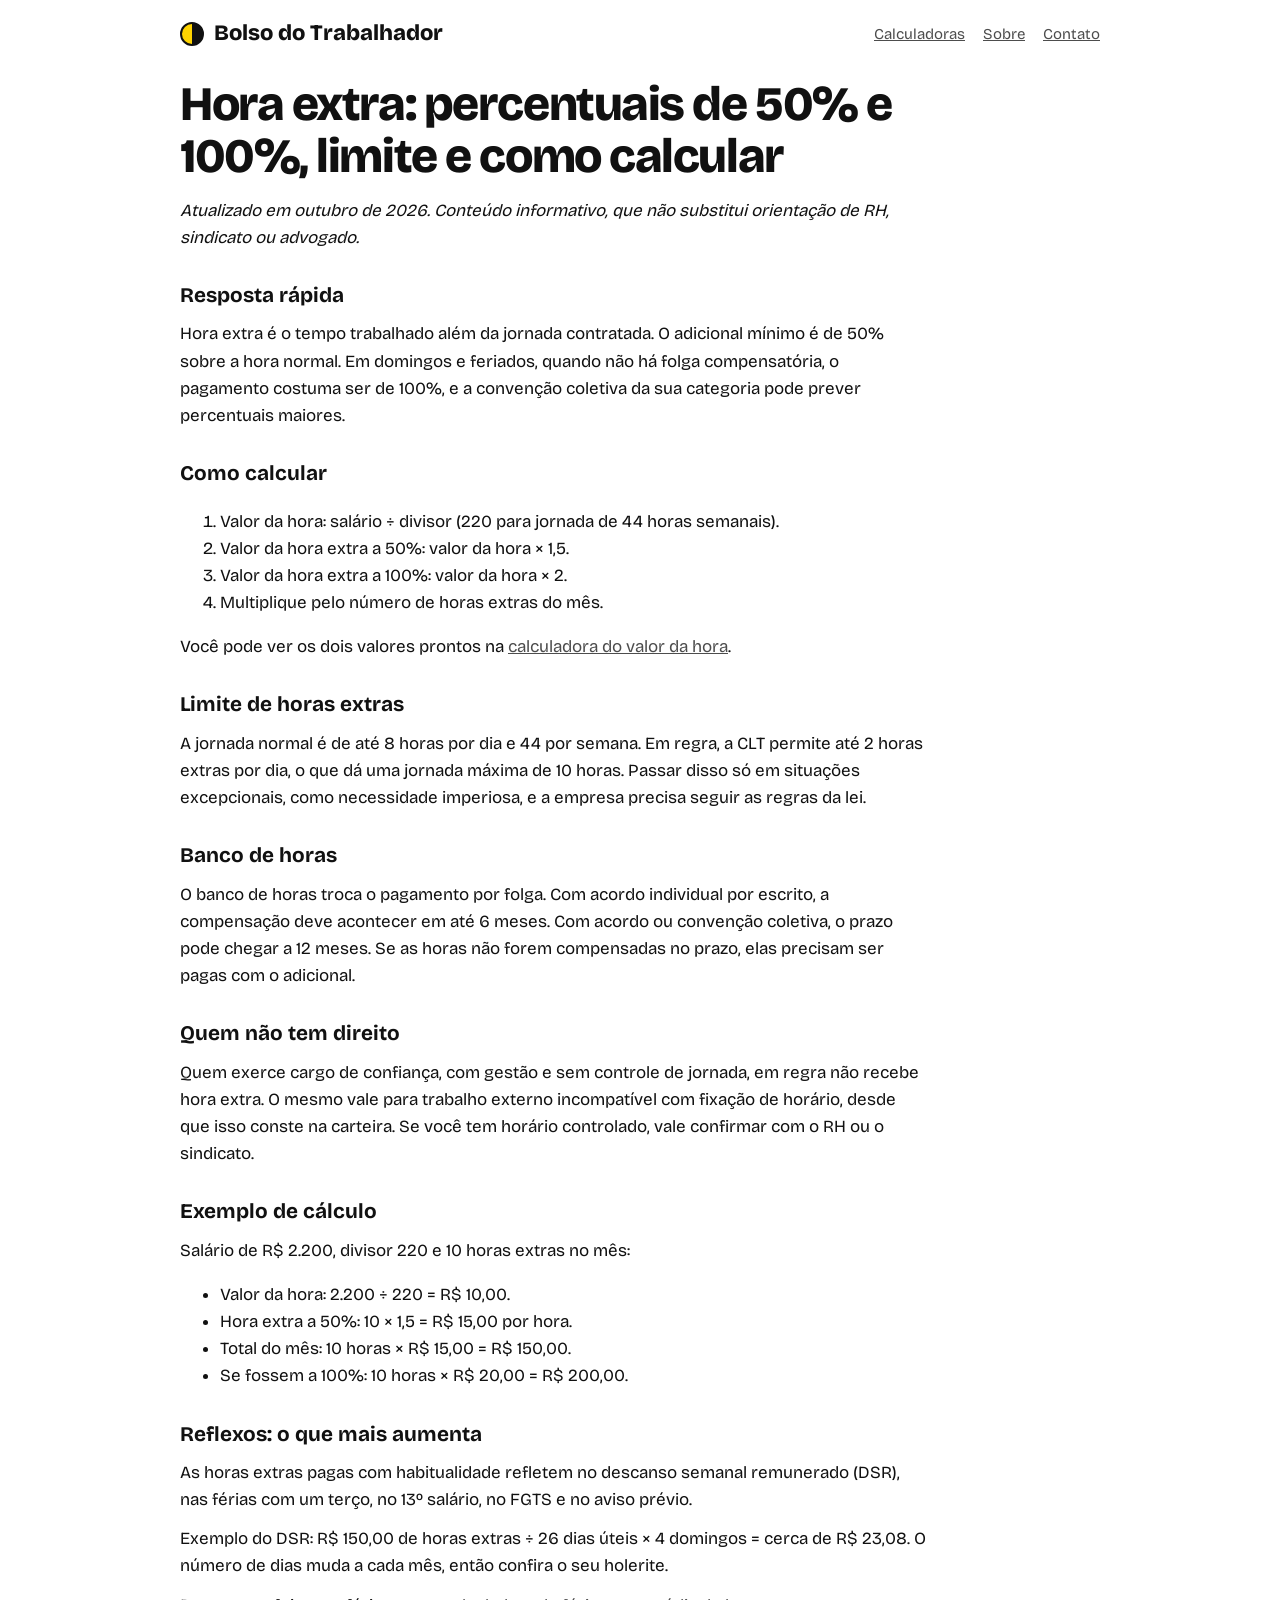
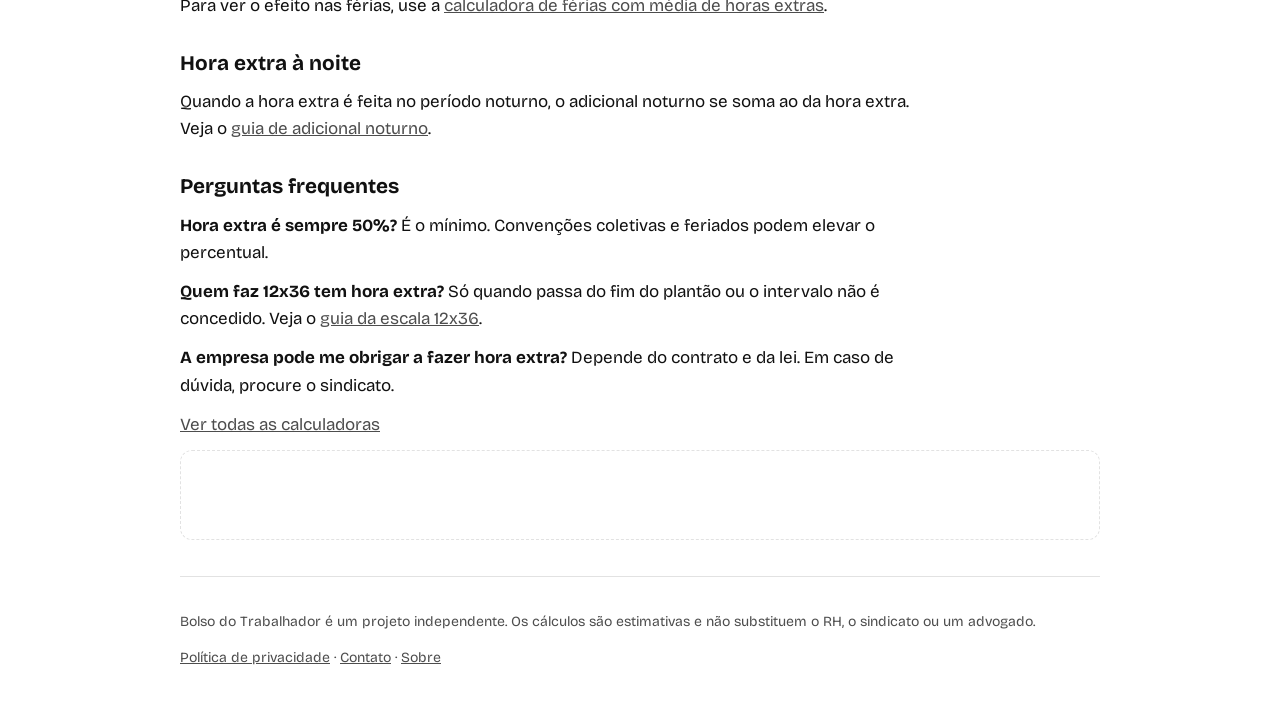
<file: site/guia-hora-extra.html>
<!DOCTYPE html>
<html lang="pt-BR">
<head>
<meta charset="utf-8">
<meta name="viewport" content="width=device-width, initial-scale=1, viewport-fit=cover">
<title>Hora extra: percentuais de 50% e 100%, limite e como calcular | Bolso do Trabalhador</title>
<meta name="description" content="Entenda a hora extra: percentual mínimo, limite diário, banco de horas, reflexos no DSR, férias, 13º e FGTS, com exemplo em reais.">
<link rel="canonical" href="https://SEUDOMINIO.com.br/guia-hora-extra.html">
<link rel="stylesheet" href="https://fonts.googleapis.com/css2?family=Bricolage+Grotesque:opsz,wght@12..96,400;12..96,800&display=swap">
<link rel="stylesheet" href="style.css">
<!-- AdSense: cole aqui o script da conta depois da aprovação -->
</head>
<body>
<div class="w">
<header><a class="logo" href="index.html"><i></i>Bolso do Trabalhador</a>
<nav aria-label="Principal"><a href="index.html#calculadoras">Calculadoras</a><a href="sobre.html">Sobre</a><a href="contato.html">Contato</a></nav></header>
<main><article class="t"><h1>Hora extra: percentuais de 50% e 100%, limite e como calcular</h1>
<p><em>Atualizado em outubro de 2026. Conteúdo informativo, que não substitui orientação de RH, sindicato ou advogado.</em></p>
<h2>Resposta rápida</h2>
<p>Hora extra é o tempo trabalhado além da jornada contratada. O adicional mínimo é de 50% sobre a hora normal. Em domingos e feriados, quando não há folga compensatória, o pagamento costuma ser de 100%, e a convenção coletiva da sua categoria pode prever percentuais maiores.</p>
<h2>Como calcular</h2>
<ol>
<li>Valor da hora: salário ÷ divisor (220 para jornada de 44 horas semanais).</li>
<li>Valor da hora extra a 50%: valor da hora × 1,5.</li>
<li>Valor da hora extra a 100%: valor da hora × 2.</li>
<li>Multiplique pelo número de horas extras do mês.</li>
</ol>
<p>Você pode ver os dois valores prontos na <a href="valor-da-hora.html">calculadora do valor da hora</a>.</p>
<h2>Limite de horas extras</h2>
<p>A jornada normal é de até 8 horas por dia e 44 por semana. Em regra, a CLT permite até 2 horas extras por dia, o que dá uma jornada máxima de 10 horas. Passar disso só em situações excepcionais, como necessidade imperiosa, e a empresa precisa seguir as regras da lei.</p>
<h2>Banco de horas</h2>
<p>O banco de horas troca o pagamento por folga. Com acordo individual por escrito, a compensação deve acontecer em até 6 meses. Com acordo ou convenção coletiva, o prazo pode chegar a 12 meses. Se as horas não forem compensadas no prazo, elas precisam ser pagas com o adicional.</p>
<h2>Quem não tem direito</h2>
<p>Quem exerce cargo de confiança, com gestão e sem controle de jornada, em regra não recebe hora extra. O mesmo vale para trabalho externo incompatível com fixação de horário, desde que isso conste na carteira. Se você tem horário controlado, vale confirmar com o RH ou o sindicato.</p>
<h2>Exemplo de cálculo</h2>
<p>Salário de R$ 2.200, divisor 220 e 10 horas extras no mês:</p>
<ul>
<li>Valor da hora: 2.200 ÷ 220 = R$ 10,00.</li>
<li>Hora extra a 50%: 10 × 1,5 = R$ 15,00 por hora.</li>
<li>Total do mês: 10 horas × R$ 15,00 = R$ 150,00.</li>
<li>Se fossem a 100%: 10 horas × R$ 20,00 = R$ 200,00.</li>
</ul>
<h2>Reflexos: o que mais aumenta</h2>
<p>As horas extras pagas com habitualidade refletem no descanso semanal remunerado (DSR), nas férias com um terço, no 13º salário, no FGTS e no aviso prévio.</p>
<p>Exemplo do DSR: R$ 150,00 de horas extras ÷ 26 dias úteis × 4 domingos = cerca de R$ 23,08. O número de dias muda a cada mês, então confira o seu holerite.</p>
<p>Para ver o efeito nas férias, use a <a href="ferias-com-horas-extras.html">calculadora de férias com média de horas extras</a>.</p>
<h2>Hora extra à noite</h2>
<p>Quando a hora extra é feita no período noturno, o adicional noturno se soma ao da hora extra. Veja o <a href="guia-adicional-noturno.html">guia de adicional noturno</a>.</p>
<h2>Perguntas frequentes</h2>
<p><strong>Hora extra é sempre 50%?</strong> É o mínimo. Convenções coletivas e feriados podem elevar o percentual.</p>
<p><strong>Quem faz 12x36 tem hora extra?</strong> Só quando passa do fim do plantão ou o intervalo não é concedido. Veja o <a href="guia-escala-12x36.html">guia da escala 12x36</a>.</p>
<p><strong>A empresa pode me obrigar a fazer hora extra?</strong> Depende do contrato e da lei. Em caso de dúvida, procure o sindicato.</p>
<p><a href="index.html#calculadoras">Ver todas as calculadoras</a></p>
</article><div class="ad" role="complementary" aria-label="Espaço publicitário"><!-- AdSense: bloco de anúncio --></div></main>
<footer><p>Bolso do Trabalhador é um projeto independente. Os cálculos são estimativas e não substituem o RH, o sindicato ou um advogado.</p>
<p><a href="privacidade.html">Política de privacidade</a> · <a href="contato.html">Contato</a> · <a href="sobre.html">Sobre</a></p></footer>
</div>

</body>
</html>
</file>
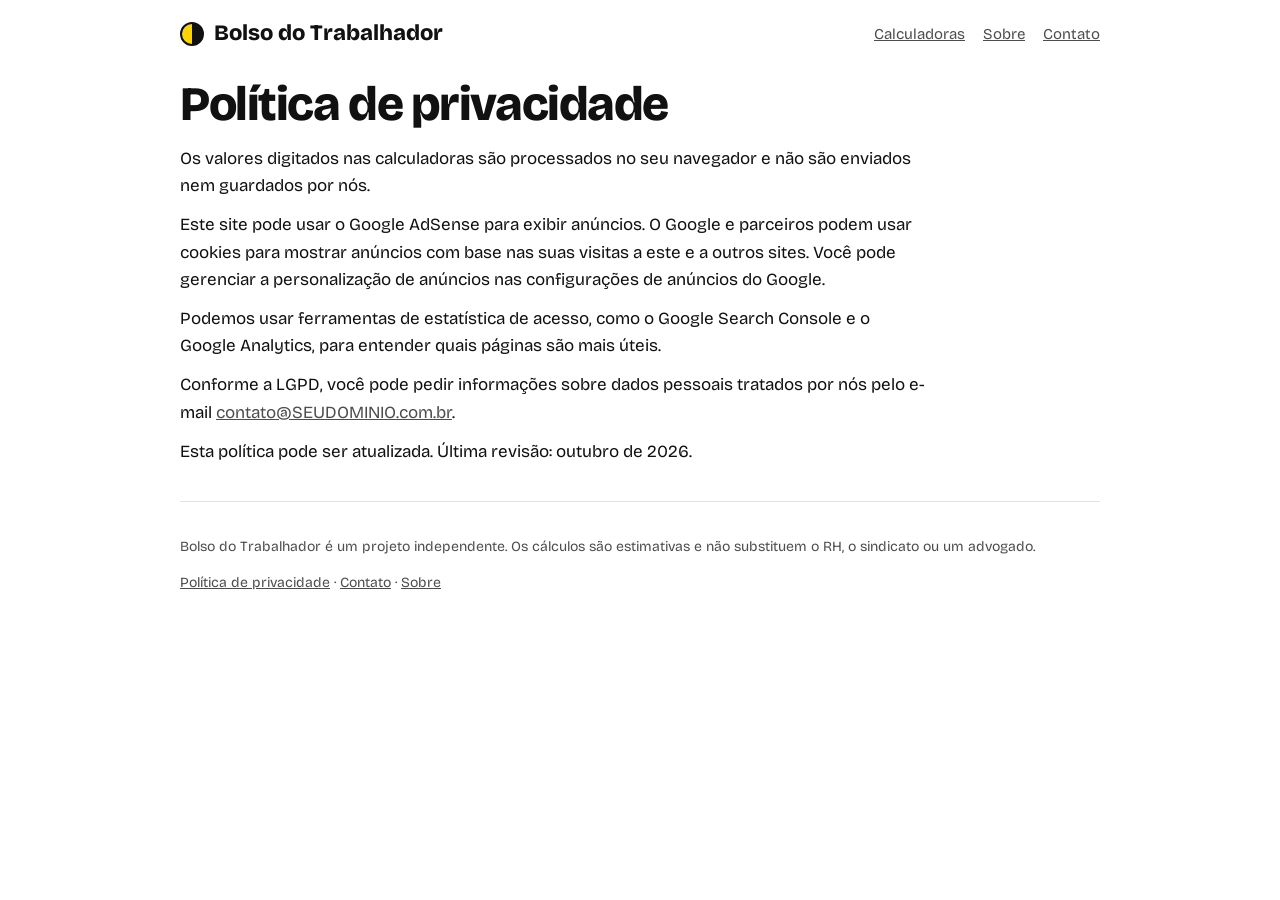
<file: site/privacidade.html>
<!DOCTYPE html>
<html lang="pt-BR">
<head>
<meta charset="utf-8">
<meta name="viewport" content="width=device-width, initial-scale=1, viewport-fit=cover">
<title>Política de privacidade | Bolso do Trabalhador</title>
<meta name="description" content="Como o Bolso do Trabalhador trata dados e cookies.">
<link rel="canonical" href="https://SEUDOMINIO.com.br/privacidade.html">
<link rel="stylesheet" href="https://fonts.googleapis.com/css2?family=Bricolage+Grotesque:opsz,wght@12..96,400;12..96,800&display=swap">
<link rel="stylesheet" href="style.css">
<!-- AdSense: cole aqui o script da conta depois da aprovação -->
</head>
<body>
<div class="w">
<header><a class="logo" href="index.html"><i></i>Bolso do Trabalhador</a>
<nav aria-label="Principal"><a href="index.html#calculadoras">Calculadoras</a><a href="sobre.html">Sobre</a><a href="contato.html">Contato</a></nav></header>
<main><h1>Política de privacidade</h1><div class="t"><p>Os valores digitados nas calculadoras são processados no seu navegador e não são enviados nem guardados por nós.</p><p>Este site pode usar o Google AdSense para exibir anúncios. O Google e parceiros podem usar cookies para mostrar anúncios com base nas suas visitas a este e a outros sites. Você pode gerenciar a personalização de anúncios nas configurações de anúncios do Google.</p><p>Podemos usar ferramentas de estatística de acesso, como o Google Search Console e o Google Analytics, para entender quais páginas são mais úteis.</p><p>Conforme a LGPD, você pode pedir informações sobre dados pessoais tratados por nós pelo e-mail <a href="mailto:contato@SEUDOMINIO.com.br">contato@SEUDOMINIO.com.br</a>.</p><p>Esta política pode ser atualizada. Última revisão: outubro de 2026.</p></div></main>
<footer><p>Bolso do Trabalhador é um projeto independente. Os cálculos são estimativas e não substituem o RH, o sindicato ou um advogado.</p>
<p><a href="privacidade.html">Política de privacidade</a> · <a href="contato.html">Contato</a> · <a href="sobre.html">Sobre</a></p></footer>
</div>

</body>
</html>
</file>
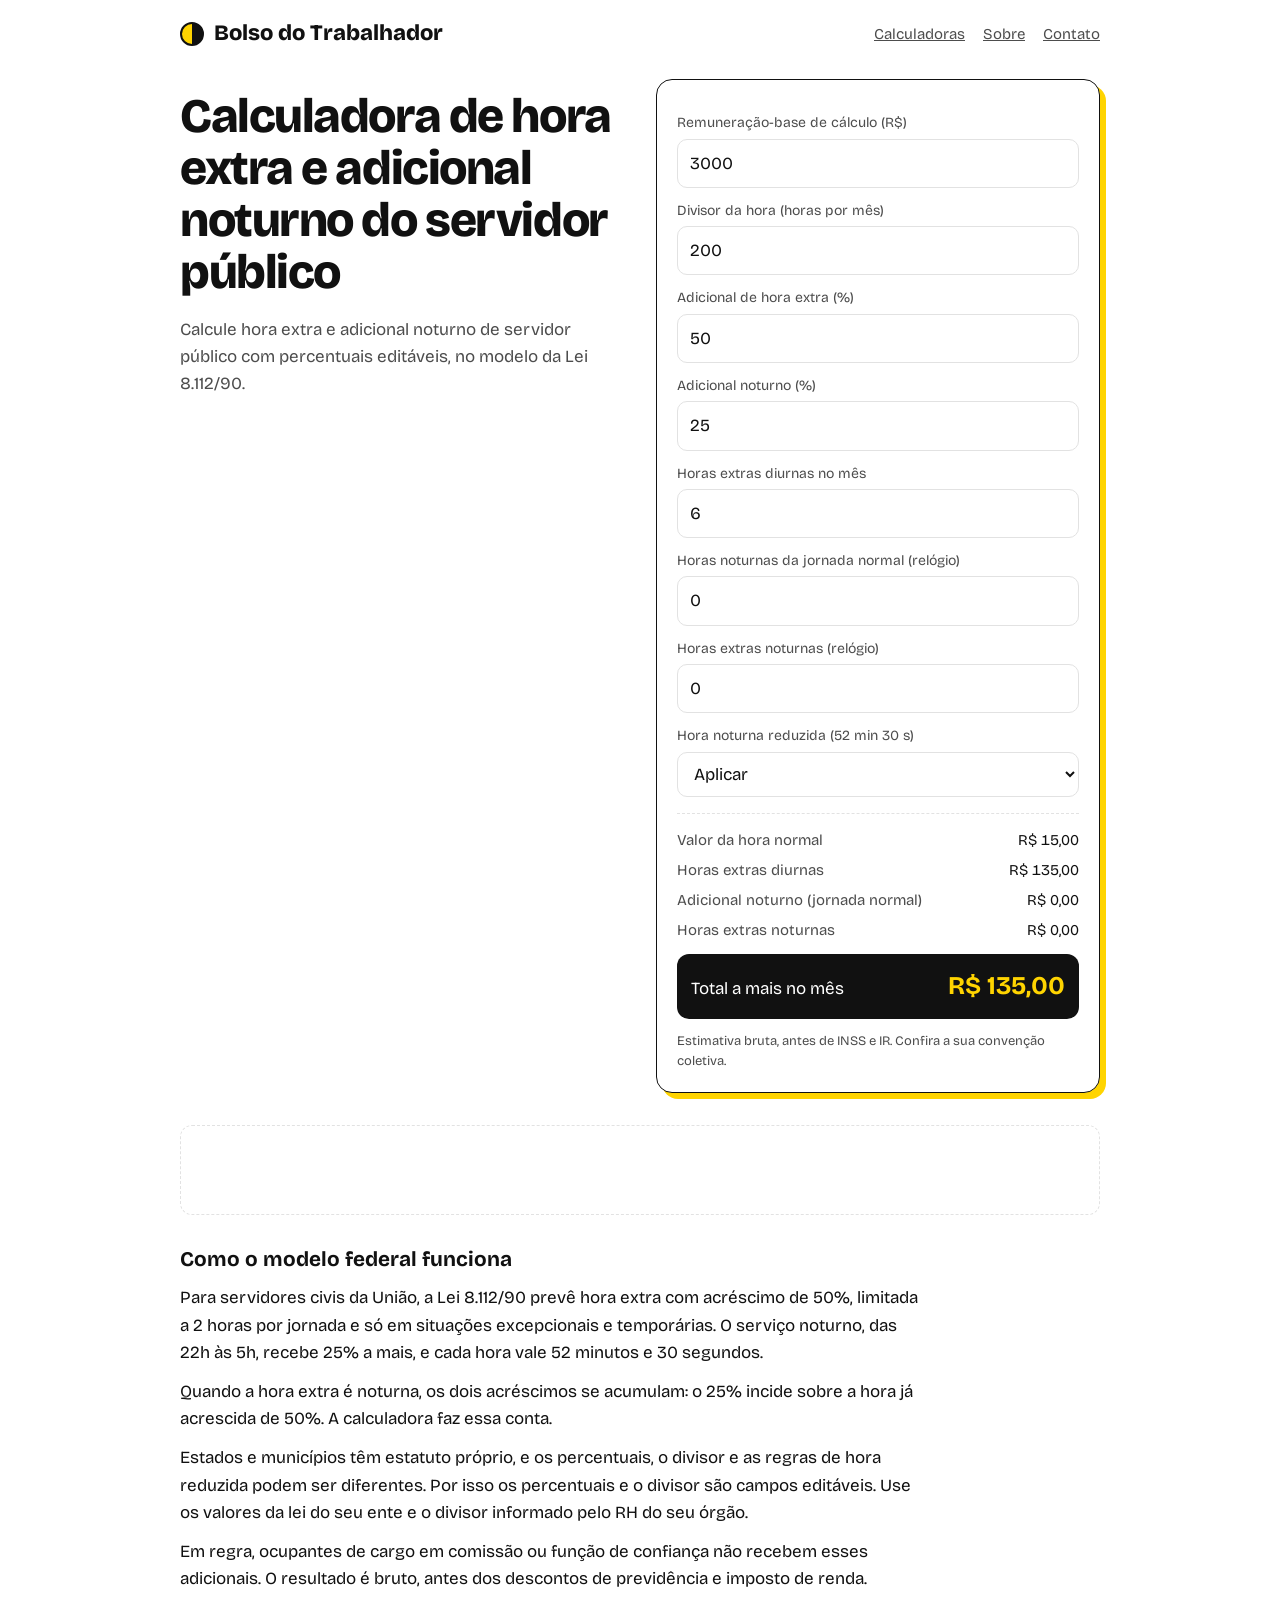
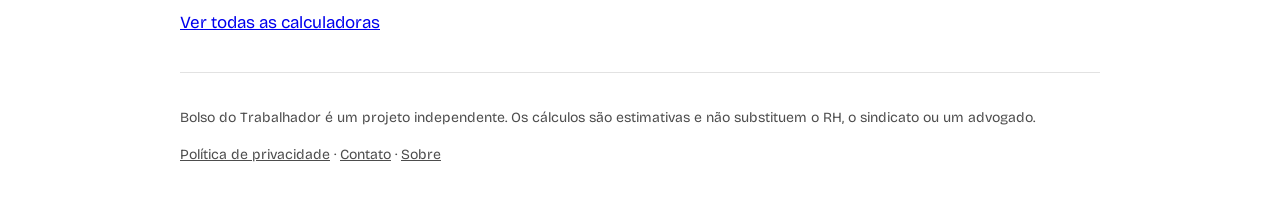
<file: site/servidor-publico.html>
<!DOCTYPE html>
<html lang="pt-BR">
<head>
<meta charset="utf-8">
<meta name="viewport" content="width=device-width, initial-scale=1, viewport-fit=cover">
<title>Calculadora de hora extra e adicional noturno do servidor público | Bolso do Trabalhador</title>
<meta name="description" content="Calcule hora extra e adicional noturno de servidor público com percentuais editáveis, no modelo da Lei 8.112/90.">
<link rel="canonical" href="https://SEUDOMINIO.com.br/servidor-publico.html">
<link rel="stylesheet" href="https://fonts.googleapis.com/css2?family=Bricolage+Grotesque:opsz,wght@12..96,400;12..96,800&display=swap">
<link rel="stylesheet" href="style.css">
<!-- AdSense: cole aqui o script da conta depois da aprovação -->
</head>
<body data-calc="servidor">
<div class="w">
<header><a class="logo" href="index.html"><i></i>Bolso do Trabalhador</a>
<nav aria-label="Principal"><a href="index.html#calculadoras">Calculadoras</a><a href="sobre.html">Sobre</a><a href="contato.html">Contato</a></nav></header>
<main><div class="g"><div><h1>Calculadora de hora extra e adicional noturno do servidor público</h1><p class="lead">Calcule hora extra e adicional noturno de servidor público com percentuais editáveis, no modelo da Lei 8.112/90.</p></div><div class="calc"><label for="base">Remuneração-base de cálculo (R$)</label><input id="base" type="number" inputmode="decimal" min="0" step="any" value="3000"><label for="div">Divisor da hora (horas por mês)</label><input id="div" type="number" inputmode="decimal" min="0" step="any" value="200"><label for="pe">Adicional de hora extra (%)</label><input id="pe" type="number" inputmode="decimal" min="0" step="any" value="50"><label for="pn">Adicional noturno (%)</label><input id="pn" type="number" inputmode="decimal" min="0" step="any" value="25"><label for="hed">Horas extras diurnas no mês</label><input id="hed" type="number" inputmode="decimal" min="0" step="any" value="6"><label for="hn">Horas noturnas da jornada normal (relógio)</label><input id="hn" type="number" inputmode="decimal" min="0" step="any" value="0"><label for="hen">Horas extras noturnas (relógio)</label><input id="hen" type="number" inputmode="decimal" min="0" step="any" value="0"><label for="red">Hora noturna reduzida (52 min 30 s)</label><select id="red"><option value="1" selected>Aplicar</option><option value="0">Não aplicar</option></select><dl aria-live="polite"><dt>Valor da hora normal</dt><dd id="o-hora" data-f="r">–</dd><dt>Horas extras diurnas</dt><dd id="o-hed" data-f="r">–</dd><dt>Adicional noturno (jornada normal)</dt><dd id="o-adn" data-f="r">–</dd><dt>Horas extras noturnas</dt><dd id="o-hen" data-f="r">–</dd></dl><div class="total"><span>Total a mais no mês</span><strong id="o-tot" data-f="r">–</strong></div><p class="note">Estimativa bruta, antes de INSS e IR. Confira a sua convenção coletiva.</p></div></div><div class="ad" role="complementary" aria-label="Espaço publicitário"><!-- AdSense: bloco de anúncio --></div><div class="t"><h2>Como o modelo federal funciona</h2><p>Para servidores civis da União, a Lei 8.112/90 prevê hora extra com acréscimo de 50%, limitada a 2 horas por jornada e só em situações excepcionais e temporárias. O serviço noturno, das 22h às 5h, recebe 25% a mais, e cada hora vale 52 minutos e 30 segundos.</p><p>Quando a hora extra é noturna, os dois acréscimos se acumulam: o 25% incide sobre a hora já acrescida de 50%. A calculadora faz essa conta.</p><p>Estados e municípios têm estatuto próprio, e os percentuais, o divisor e as regras de hora reduzida podem ser diferentes. Por isso os percentuais e o divisor são campos editáveis. Use os valores da lei do seu ente e o divisor informado pelo RH do seu órgão.</p><p>Em regra, ocupantes de cargo em comissão ou função de confiança não recebem esses adicionais. O resultado é bruto, antes dos descontos de previdência e imposto de renda.</p></div><p><a href="index.html#calculadoras">Ver todas as calculadoras</a></p></main>
<footer><p>Bolso do Trabalhador é um projeto independente. Os cálculos são estimativas e não substituem o RH, o sindicato ou um advogado.</p>
<p><a href="privacidade.html">Política de privacidade</a> · <a href="contato.html">Contato</a> · <a href="sobre.html">Sobre</a></p></footer>
</div>
<script src="calc.js"></script>
</body>
</html>
</file>
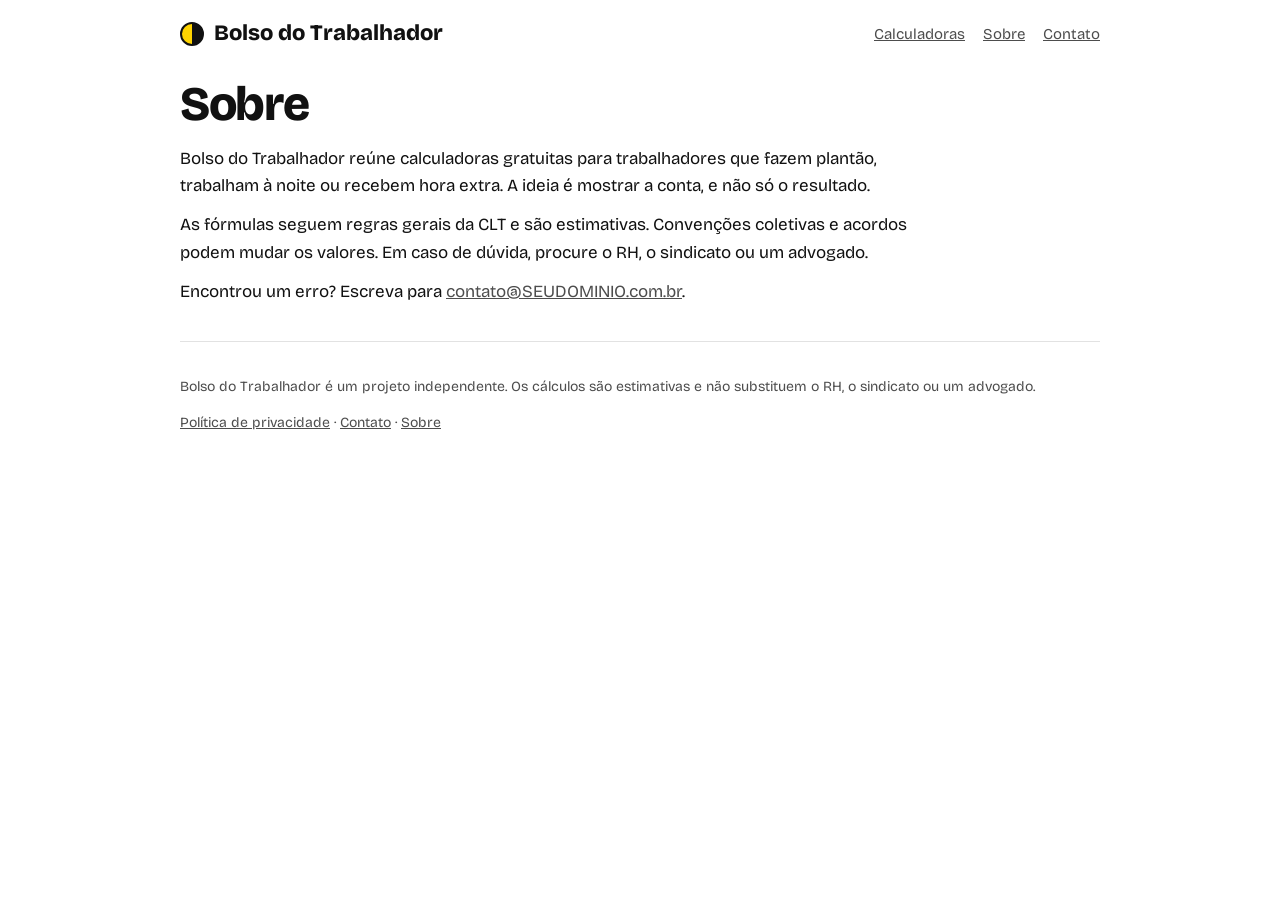
<file: site/sobre.html>
<!DOCTYPE html>
<html lang="pt-BR">
<head>
<meta charset="utf-8">
<meta name="viewport" content="width=device-width, initial-scale=1, viewport-fit=cover">
<title>Sobre | Bolso do Trabalhador</title>
<meta name="description" content="Quem faz o Bolso do Trabalhador e como as calculadoras funcionam.">
<link rel="canonical" href="https://SEUDOMINIO.com.br/sobre.html">
<link rel="stylesheet" href="https://fonts.googleapis.com/css2?family=Bricolage+Grotesque:opsz,wght@12..96,400;12..96,800&display=swap">
<link rel="stylesheet" href="style.css">
<!-- AdSense: cole aqui o script da conta depois da aprovação -->
</head>
<body>
<div class="w">
<header><a class="logo" href="index.html"><i></i>Bolso do Trabalhador</a>
<nav aria-label="Principal"><a href="index.html#calculadoras">Calculadoras</a><a href="sobre.html">Sobre</a><a href="contato.html">Contato</a></nav></header>
<main><h1>Sobre</h1><div class="t"><p>Bolso do Trabalhador reúne calculadoras gratuitas para trabalhadores que fazem plantão, trabalham à noite ou recebem hora extra. A ideia é mostrar a conta, e não só o resultado.</p><p>As fórmulas seguem regras gerais da CLT e são estimativas. Convenções coletivas e acordos podem mudar os valores. Em caso de dúvida, procure o RH, o sindicato ou um advogado.</p><p>Encontrou um erro? Escreva para <a href="mailto:contato@SEUDOMINIO.com.br">contato@SEUDOMINIO.com.br</a>.</p></div></main>
<footer><p>Bolso do Trabalhador é um projeto independente. Os cálculos são estimativas e não substituem o RH, o sindicato ou um advogado.</p>
<p><a href="privacidade.html">Política de privacidade</a> · <a href="contato.html">Contato</a> · <a href="sobre.html">Sobre</a></p></footer>
</div>

</body>
</html>
</file>
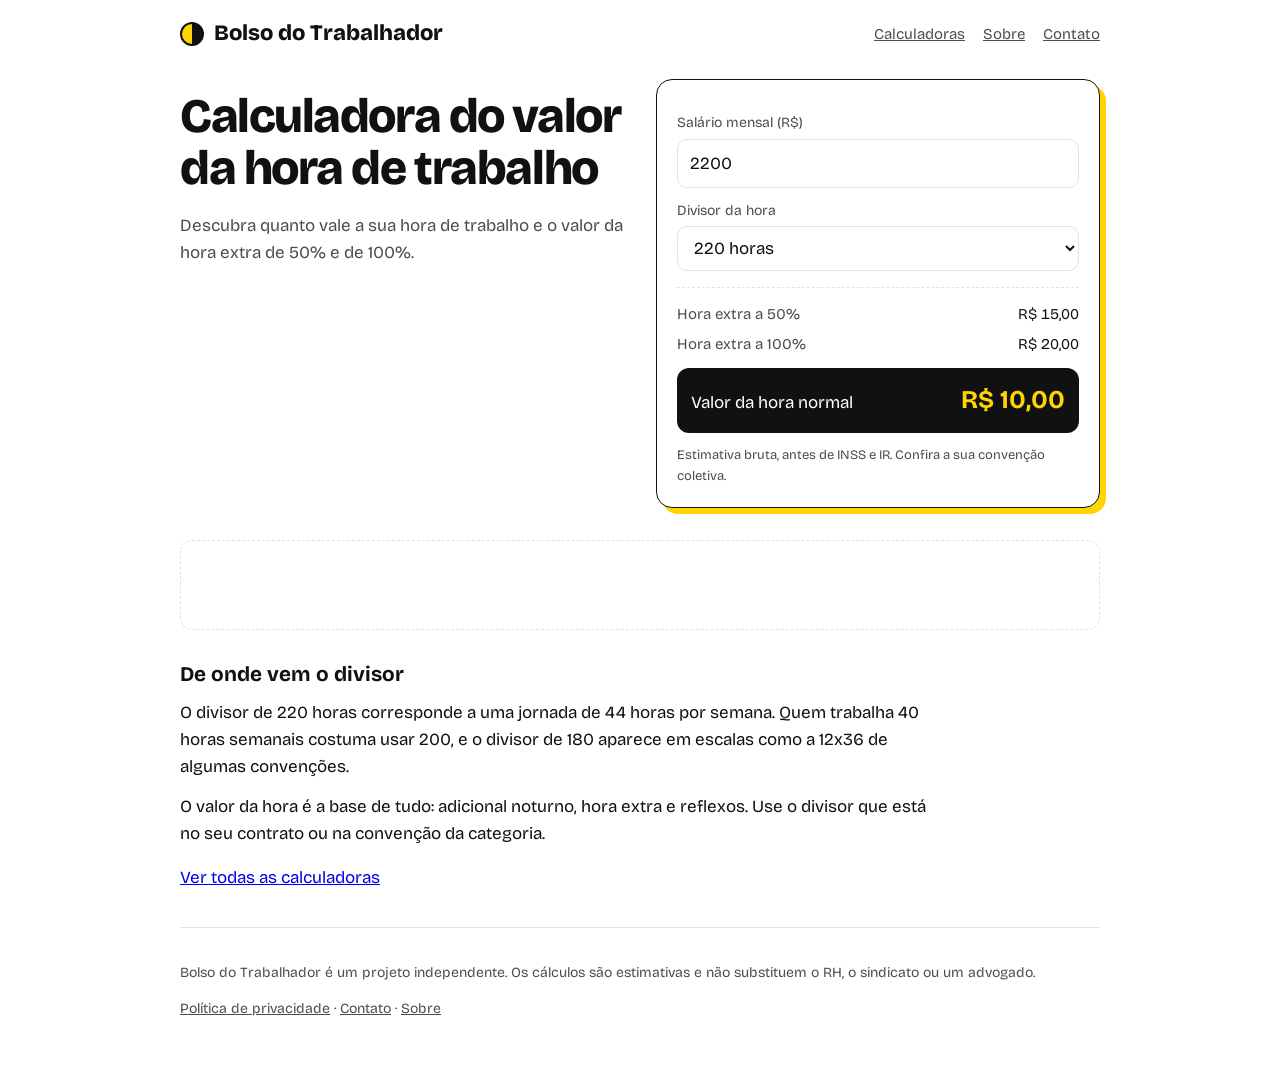
<file: site/valor-da-hora.html>
<!DOCTYPE html>
<html lang="pt-BR">
<head>
<meta charset="utf-8">
<meta name="viewport" content="width=device-width, initial-scale=1, viewport-fit=cover">
<title>Calculadora do valor da hora de trabalho | Bolso do Trabalhador</title>
<meta name="description" content="Descubra quanto vale a sua hora de trabalho e o valor da hora extra de 50% e de 100%.">
<link rel="canonical" href="https://SEUDOMINIO.com.br/valor-da-hora.html">
<link rel="stylesheet" href="https://fonts.googleapis.com/css2?family=Bricolage+Grotesque:opsz,wght@12..96,400;12..96,800&display=swap">
<link rel="stylesheet" href="style.css">
<!-- AdSense: cole aqui o script da conta depois da aprovação -->
</head>
<body data-calc="hora">
<div class="w">
<header><a class="logo" href="index.html"><i></i>Bolso do Trabalhador</a>
<nav aria-label="Principal"><a href="index.html#calculadoras">Calculadoras</a><a href="sobre.html">Sobre</a><a href="contato.html">Contato</a></nav></header>
<main><div class="g"><div><h1>Calculadora do valor da hora de trabalho</h1><p class="lead">Descubra quanto vale a sua hora de trabalho e o valor da hora extra de 50% e de 100%.</p></div><div class="calc"><label for="sal">Salário mensal (R$)</label><input id="sal" type="number" inputmode="decimal" min="0" step="any" value="2200"><label for="div">Divisor da hora</label><select id="div"><option value="220" selected>220 horas</option><option value="200">200 horas</option><option value="180">180 horas</option><option value="150">150 horas</option></select><dl aria-live="polite"><dt>Hora extra a 50%</dt><dd id="o-h50" data-f="r">–</dd><dt>Hora extra a 100%</dt><dd id="o-h100" data-f="r">–</dd></dl><div class="total"><span>Valor da hora normal</span><strong id="o-hora" data-f="r">–</strong></div><p class="note">Estimativa bruta, antes de INSS e IR. Confira a sua convenção coletiva.</p></div></div><div class="ad" role="complementary" aria-label="Espaço publicitário"><!-- AdSense: bloco de anúncio --></div><div class="t"><h2>De onde vem o divisor</h2><p>O divisor de 220 horas corresponde a uma jornada de 44 horas por semana. Quem trabalha 40 horas semanais costuma usar 200, e o divisor de 180 aparece em escalas como a 12x36 de algumas convenções.</p><p>O valor da hora é a base de tudo: adicional noturno, hora extra e reflexos. Use o divisor que está no seu contrato ou na convenção da categoria.</p></div><p><a href="index.html#calculadoras">Ver todas as calculadoras</a></p></main>
<footer><p>Bolso do Trabalhador é um projeto independente. Os cálculos são estimativas e não substituem o RH, o sindicato ou um advogado.</p>
<p><a href="privacidade.html">Política de privacidade</a> · <a href="contato.html">Contato</a> · <a href="sobre.html">Sobre</a></p></footer>
</div>
<script src="calc.js"></script>
</body>
</html>
</file>
<file: site/style.css>
:root{--bg:#fff;--sf:#fff;--ink:#111;--mut:#4d4d4d;--ln:#e2e2e2;--nt:#111;--sun:#ffd400;--fc:#111}
@media(prefers-color-scheme:dark){:root{--bg:#111;--sf:#1c1c1c;--ink:#fff;--mut:#b8b8b8;--ln:#333;--nt:#000;--fc:#ffd400}}
*{box-sizing:border-box}html{padding-top:env(safe-area-inset-top,0)}
body{margin:0;background:var(--bg);color:var(--ink);font:17px/1.6 "Bricolage Grotesque",system-ui,-apple-system,"Segoe UI",sans-serif;padding-bottom:env(safe-area-inset-bottom,0)}
.w{max-width:960px;margin:0 auto;padding:0 20px}
header{display:flex;justify-content:space-between;align-items:center;padding:16px 0}
.logo{font-weight:800;font-size:22px;color:var(--ink);text-decoration:none;display:flex;gap:10px;align-items:center}
.logo i{width:24px;height:24px;border-radius:50%;background:linear-gradient(90deg,var(--sun) 50%,#111 50%);border:2px solid var(--ink)}
nav{display:flex;gap:18px;font-size:15px}nav a,footer a,.t a{color:var(--mut)}nav a:hover{color:var(--ink)}
h1{font-size:clamp(1.9rem,5vw,3rem);line-height:1.08;letter-spacing:-.03em;margin:12px 0 14px;font-weight:800}
h2{font-size:1.3rem;margin:28px 0 8px}.lead{color:var(--mut);max-width:60ch}
.g{display:grid;grid-template-columns:1fr 1fr;gap:32px;align-items:start;padding:12px 0 24px}
.calc{background:var(--sf);border:1.5px solid var(--ink);border-radius:16px;padding:20px;box-shadow:6px 6px 0 var(--sun)}
label{display:block;font-size:14px;color:var(--mut);margin:12px 0 4px}
input,select{width:100%;font:inherit;padding:10px 12px;border:1.5px solid var(--ln);border-radius:10px;background:var(--bg);color:var(--ink)}
:focus-visible{outline:3px solid var(--fc);outline-offset:2px}
dl{display:grid;grid-template-columns:1fr auto;gap:6px 12px;margin:16px 0 0;border-top:1.5px dashed var(--ln);padding-top:14px;font-size:15px}
dt{color:var(--mut)}dd{margin:0;text-align:right;font-variant-numeric:tabular-nums}
.total{display:flex;justify-content:space-between;align-items:baseline;margin-top:12px;padding:12px 14px;background:var(--nt);color:#fff;border-radius:12px}
.total strong{font-size:1.6rem;color:var(--sun)}
.note{font-size:13px;color:var(--mut);margin:12px 0 0}
.ad{margin:8px 0 28px;min-height:90px;border:1.5px dashed var(--ln);border-radius:12px;display:grid;place-items:center;color:var(--mut);font-size:13px}
.cards{display:grid;grid-template-columns:1fr 1fr;gap:14px;margin:12px 0 32px}
.cards a{display:block;padding:18px;background:var(--sf);border:1.5px solid var(--ln);border-radius:14px;color:var(--ink);text-decoration:none}
.cards a:hover{border-color:var(--ink)}.cards b{display:block}.cards span{color:var(--mut);font-size:15px}
.t{max-width:68ch}.t p{margin:0 0 12px}
footer{border-top:1.5px solid var(--ln);margin-top:36px;padding:20px 0 30px;font-size:14px;color:var(--mut)}
@media(max-width:760px){.g,.cards{grid-template-columns:1fr}nav{display:none}}
</file>
